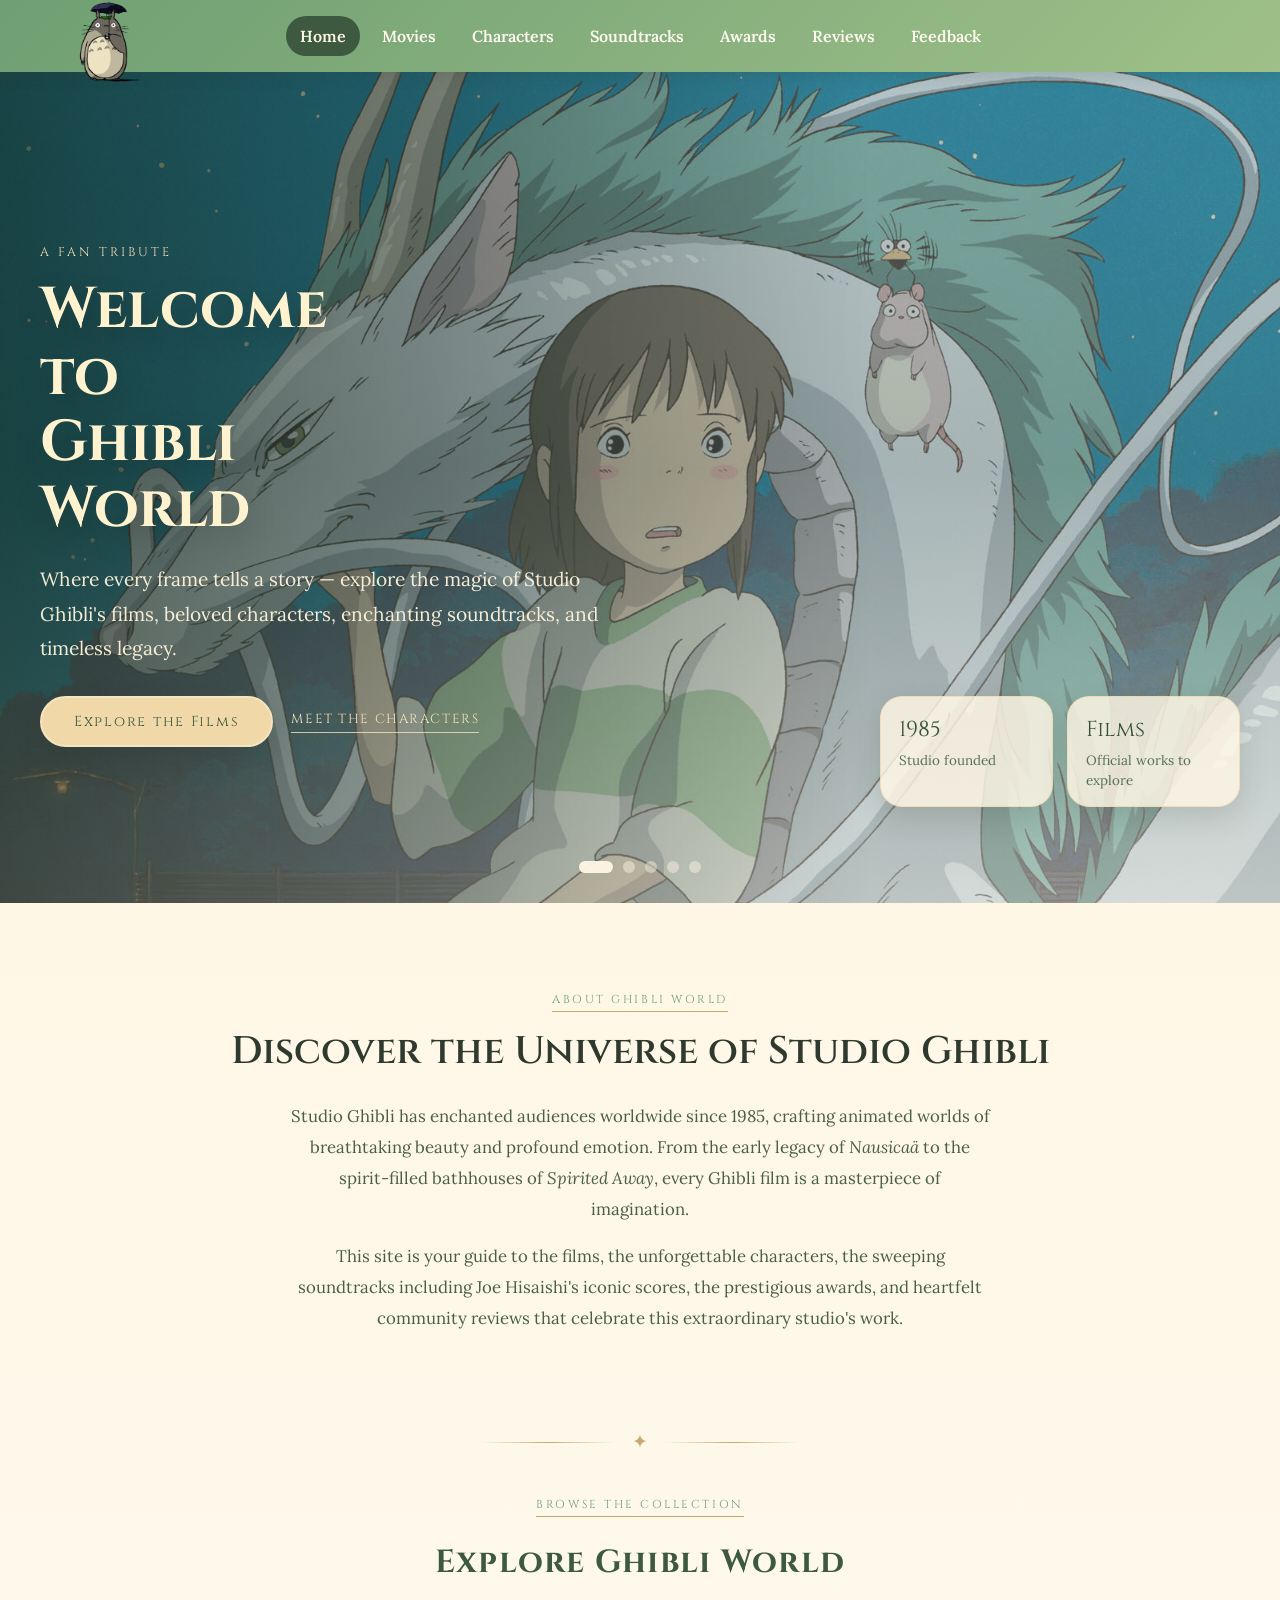
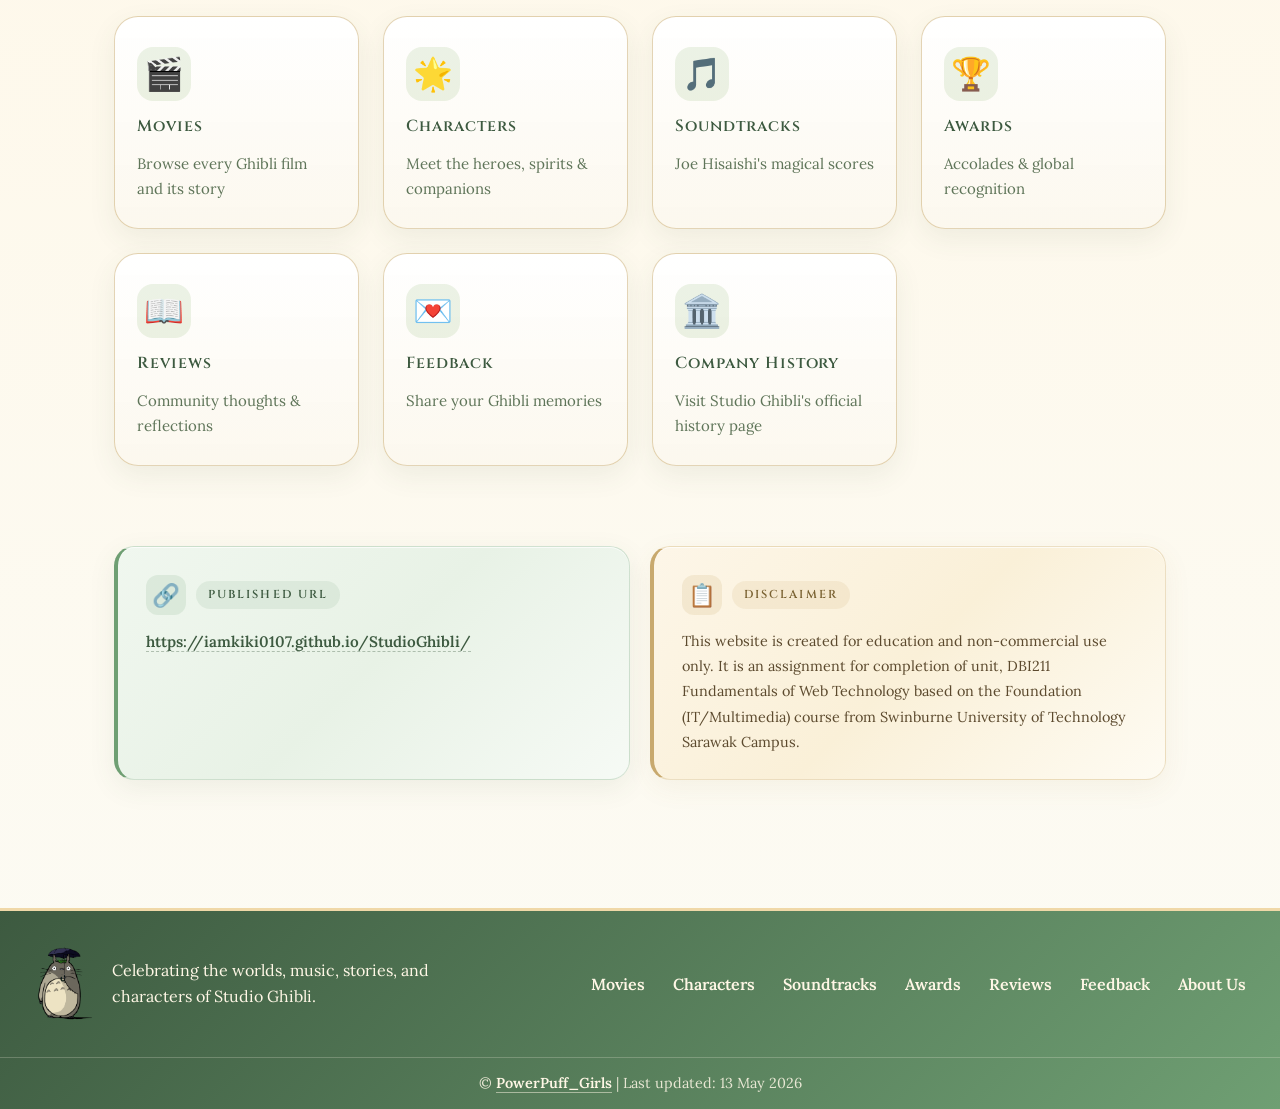
<file: index.html>
<!DOCTYPE html>
<html lang="en">

<head>
    <meta charset="UTF-8">
    <meta name="viewport" content="width=device-width, initial-scale=1.0">
    <link rel="icon" type="image/svg+xml" href="assets/logo/favicon.svg">
    <title>Studio Ghibli - Home</title>
    <link rel="stylesheet" href="style/style.css">
    <link
        href="https://fonts.googleapis.com/css2?family=Cinzel:wght@400;600;700&family=Lora:ital,wght@0,400;0,500;1,400&display=swap"
        rel="stylesheet">
</head>

<body id="top">
    <header>
        <nav class="navbar">
            <div class="nav-container">

                <!-- Logo -->
                <div class="logo">
                    <a href="index.html">
                        <img src="assets/logo/pngwing.com.png" alt="Studio Ghibli Logo">
                    </a>
                </div>

                <!-- Hamburger toggle -->
                <input type="checkbox" id="menu-toggle" aria-label="Open navigation menu">
                <label for="menu-toggle" class="menu-icon" aria-label="Toggle navigation menu">
                    <span></span>
                    <span></span>
                    <span></span>
                </label>

                <!-- Menu -->
                <ul class="menu">
                    <li><a href="index.html" class="active">Home</a></li>
                    <li><a href="movies.html">Movies</a></li>
                    <li><a href="characters.html">Characters</a></li>
                    <li><a href="soundtracks.html">Soundtracks</a></li>
                    <li><a href="awards.html">Awards</a></li>
                    <li><a href="reviews.html">Reviews</a></li>
                    <li><a href="feedback.html">Feedback</a></li>
                </ul>

            </div>
        </nav>
    </header>

    <!-- ════════════════════════════════
         MAIN CONTENT
    ════════════════════════════════ -->
    <main>

        <!-- ── HERO BANNER ── -->
        <section class="hero" aria-label="Hero banner">
            <div class="hero-image-wrap" aria-hidden="true">
                <img class="hero-slide is-active" src="assets/images/hero-collage/Ghibli-hero-collage-1.jpg"
                    alt="Studio Ghibli collage featuring iconic scenes">
                <img class="hero-slide" src="assets/images/hero-collage/Ghibli-hero-collage-2.jpg"
                    alt="Studio Ghibli collage featuring beloved characters">
                <img class="hero-slide" src="assets/images/hero-collage/Ghibli-hero-collage-3.jpg"
                    alt="Studio Ghibli collage featuring magical landscapes">
                <img class="hero-slide" src="assets/images/hero-collage/Ghibli-hero-collage-4.jpg"
                    alt="Studio Ghibli collage featuring expressive moments">
                <img class="hero-slide" src="assets/images/hero-collage/Ghibli-hero-collage-5.jpg"
                    alt="Studio Ghibli collage featuring fantasy worlds">
            </div>

            <div class="hero-overlay"></div>

            <div class="hero-content">
                <p class="hero-eyebrow">A fan tribute</p>
                <h1 class="hero-title">Welcome to<br>Ghibli World</h1>
                <p class="hero-subtitle">
                    Where every frame tells a story — explore the magic of Studio Ghibli's films,
                    beloved characters, enchanting soundtracks, and timeless legacy.
                </p>
                <div class="hero-actions">
                    <a href="movies.html" class="hero-cta">Explore the Films</a>
                    <a href="characters.html" class="hero-link">Meet the Characters</a>
                </div>

                <div class="hero-facts" aria-label="Studio Ghibli highlights">
                    <article class="hero-fact">
                        <span class="hero-fact-value">1985</span>
                        <span class="hero-fact-label">Studio founded</span>
                    </article>
                    <article class="hero-fact">
                        <span class="hero-fact-value">Films</span>
                        <span class="hero-fact-label">Official works to explore</span>
                    </article>
                </div>
            </div>

            <div class="hero-dots" aria-hidden="true">
                <span class="hero-dot is-active"></span>
                <span class="hero-dot"></span>
                <span class="hero-dot"></span>
                <span class="hero-dot"></span>
                <span class="hero-dot"></span>
            </div>
        </section>


        <!-- ── INTRODUCTION ── -->
        <section class="intro-section" aria-label="Introduction">
            <span class="section-label">About Ghibli World</span>
            <h2>Discover the Universe of Studio Ghibli</h2>
            <p>
                Studio Ghibli has enchanted audiences worldwide since 1985, crafting animated worlds of breathtaking
                beauty and profound emotion. From the early legacy of <em>Nausicaä</em> to the spirit-filled
                bathhouses of <em>Spirited Away</em>, every Ghibli film is a masterpiece of imagination.
            </p>
            <p>
                This site is your guide to the films, the unforgettable characters, the sweeping soundtracks
                including Joe Hisaishi's iconic scores, the prestigious awards, and heartfelt community reviews that celebrate
                this extraordinary studio's work.
            </p>
        </section>


        <!-- ── DECORATIVE DIVIDER ── -->
        <div class="divider" aria-hidden="true">
            <div class="divider-line"></div>
            <span class="divider-icon">✦</span>
            <div class="divider-line"></div>
        </div>


        <!-- ── QUICK LINKS CARDS ── -->
        <section class="quicklinks-section" aria-label="Site sections">
            <span class="section-label">Browse the collection</span>
            <h3>Explore Ghibli World</h3>
            <div class="cards-grid">

                <a href="movies.html" class="card">
                    <span class="card-icon">🎬</span>
                    <span class="card-label">Movies</span>
                    <span class="card-desc">Browse every Ghibli film and its story</span>
                </a>

                <a href="characters.html" class="card">
                    <span class="card-icon">🌟</span>
                    <span class="card-label">Characters</span>
                    <span class="card-desc">Meet the heroes, spirits & companions</span>
                </a>

                <a href="soundtracks.html" class="card">
                    <span class="card-icon">🎵</span>
                    <span class="card-label">Soundtracks</span>
                    <span class="card-desc">Joe Hisaishi's magical scores</span>
                </a>

                <a href="awards.html" class="card">
                    <span class="card-icon">🏆</span>
                    <span class="card-label">Awards</span>
                    <span class="card-desc">Accolades & global recognition</span>
                </a>

                <a href="reviews.html" class="card">
                    <span class="card-icon">📖</span>
                    <span class="card-label">Reviews</span>
                    <span class="card-desc">Community thoughts & reflections</span>
                </a>

                <a href="feedback.html" class="card">
                    <span class="card-icon">💌</span>
                    <span class="card-label">Feedback</span>
                    <span class="card-desc">Share your Ghibli memories</span>
                </a>

                <a href="https://www.ghibli.jp/history/" class="card" target="_blank" rel="noopener">
                    <span class="card-icon">🏛️</span>
                    <span class="card-label">Company History</span>
                    <span class="card-desc">Visit Studio Ghibli's official history page</span>
                </a>

            </div>
        </section>


        <!-- ── NOTICE BOXES ── -->
        <section class="notice-section" aria-label="Site information">
            <div class="notice-box url">
                <div class="notice-header">
                    <span class="notice-icon">🔗</span>
                    <span class="notice-label">Published URL</span>
                </div>
                <div class="notice-body">
                    <a href="https://iamkiki0107.github.io/StudioGhibli/" target="_blank" rel="noopener">
                        https://iamkiki0107.github.io/StudioGhibli/
                    </a>
                </div>
            </div>

            <div class="notice-box disclaimer">
                <div class="notice-header">
                    <span class="notice-icon">📋</span>
                    <span class="notice-label">Disclaimer</span>
                </div>
                <div class="notice-body">
                    This website is created for education and non-commercial use only. It is
                    an assignment for completion of unit, DBI211 Fundamentals of Web Technology based on the Foundation
                    (IT/Multimedia) course from Swinburne University of Technology Sarawak Campus.
                </div>
            </div>
        </section>

    </main>

    <a href="#top" class="back-to-top" aria-label="Back to top">&#8593;</a>

    <footer class="site-footer">
        <div class="footer-container">
            <div class="footer-brand">
                <img src="assets/logo/pngwing.com.png" alt="Studio Ghibli Logo">
                <p>Celebrating the worlds, music, stories, and characters of Studio Ghibli.</p>
            </div>

            <div class="footer-links">
                <a href="movies.html">Movies</a>
                <a href="characters.html">Characters</a>
                <a href="soundtracks.html">Soundtracks</a>
                <a href="awards.html">Awards</a>
                <a href="reviews.html">Reviews</a>
                <a href="feedback.html">Feedback</a>
                <a href="about.html">About Us</a>
            </div>
        </div>

        <div class="footer-bottom">
            <p>&copy; <a href="about.html">PowerPuff_Girls</a> | Last updated: 13 May 2026</p>
        </div>
    </footer>
    <script src="scripts/main.js" defer></script>
</body>

</html>
</file>
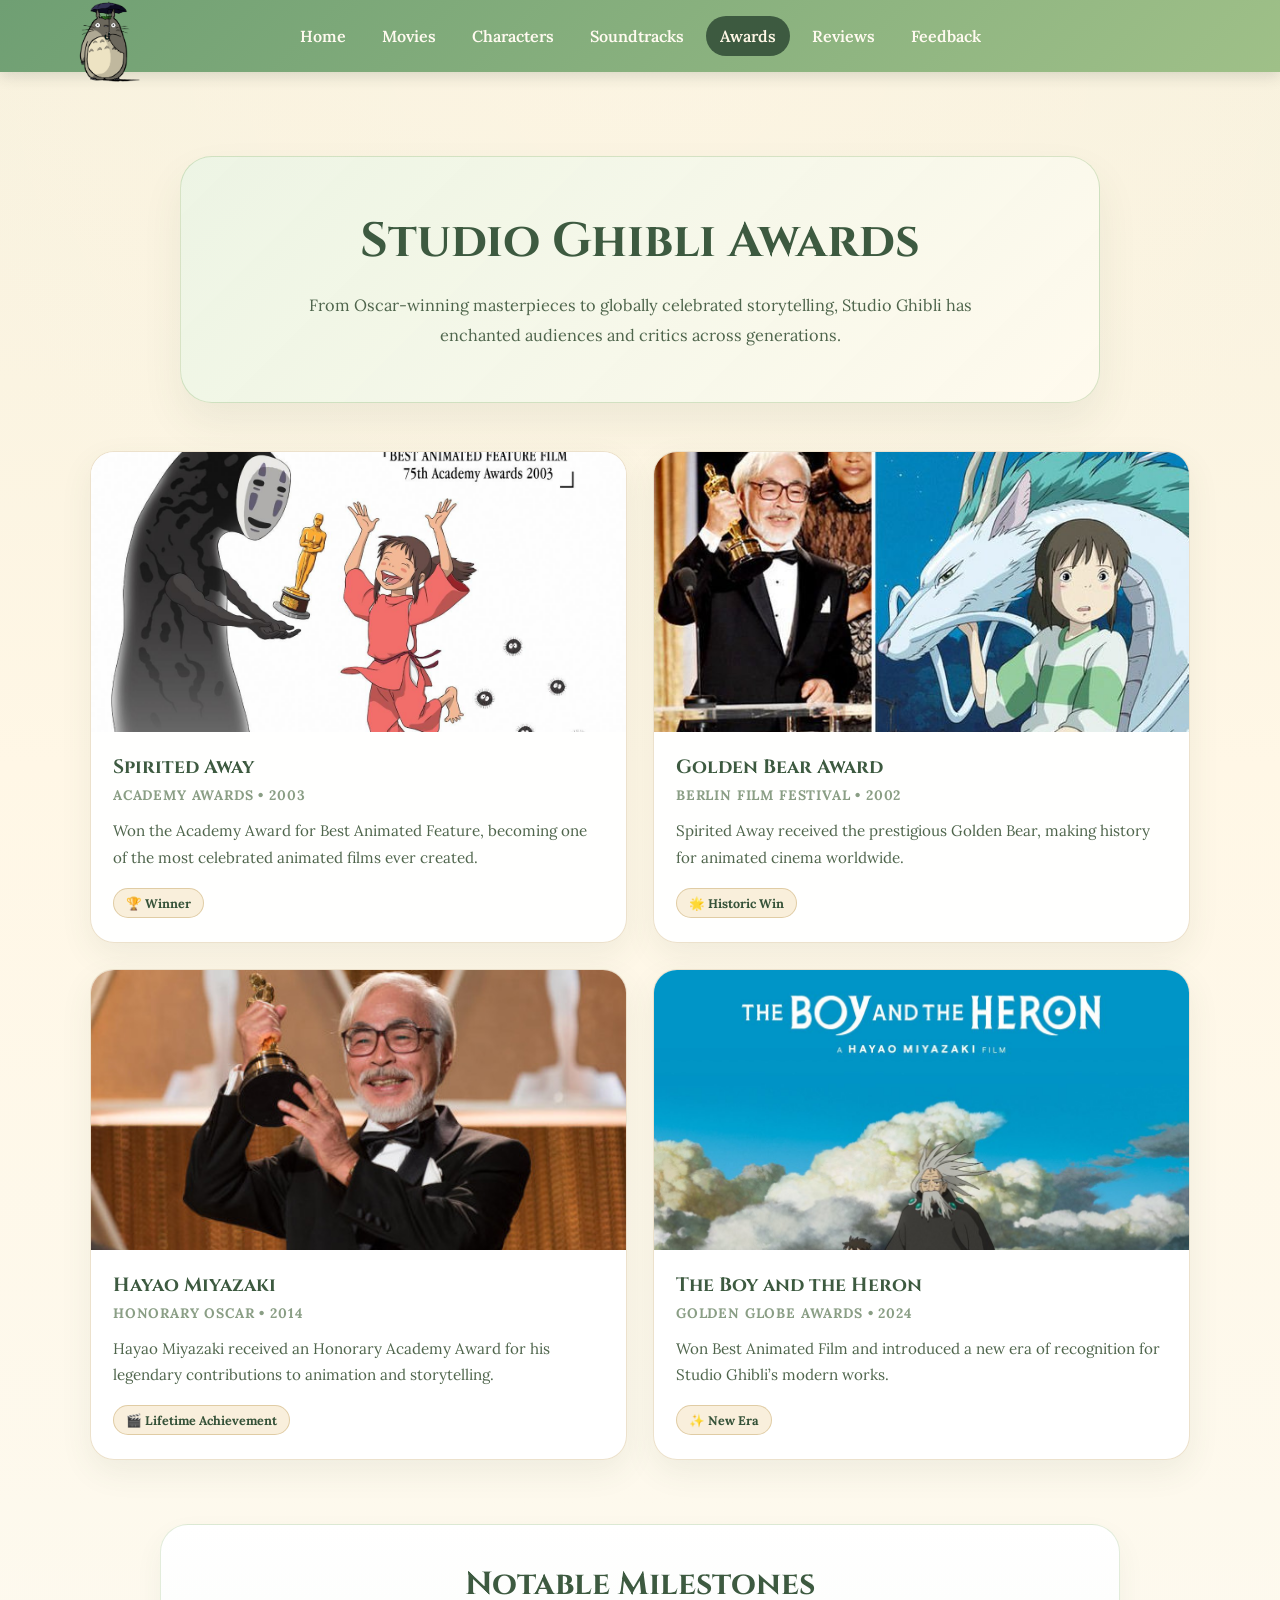
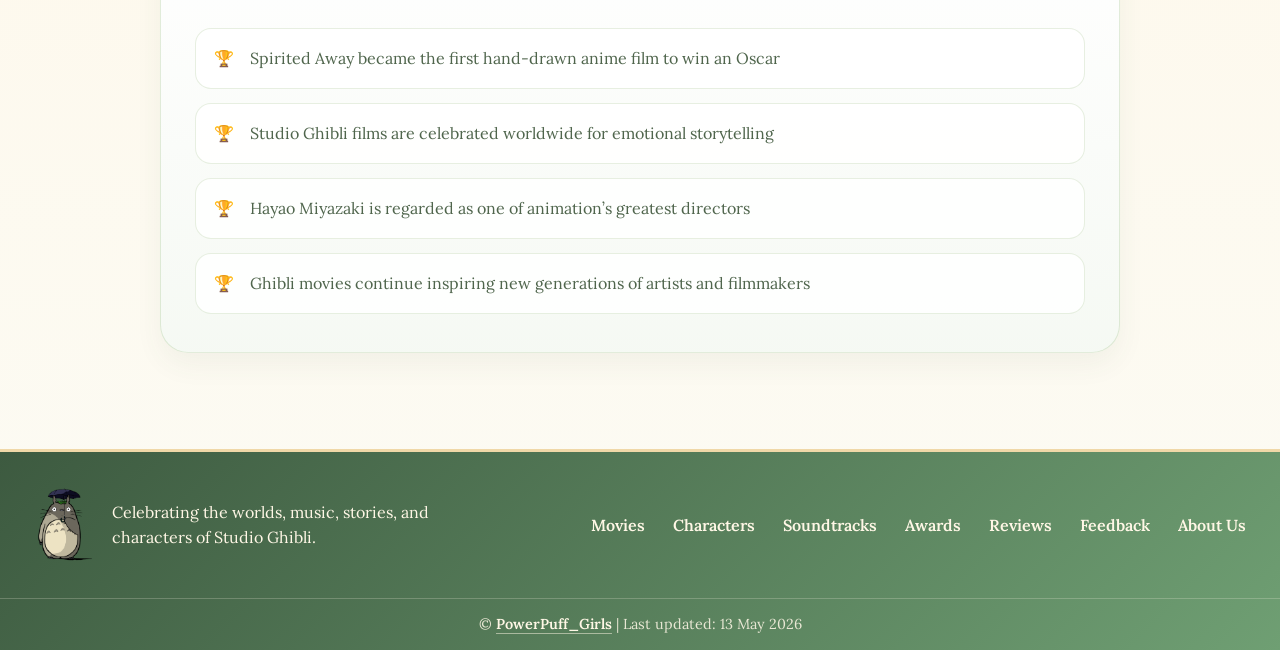
<file: awards.html>
<!DOCTYPE html>
<html lang="en">

<head>
    <meta charset="UTF-8">
    <meta name="viewport" content="width=device-width, initial-scale=1.0">
    <link rel="icon" type="image/svg+xml" href="assets/logo/favicon.svg">
    <title>Studio Ghibli - Awards</title>
    <link rel="stylesheet" href="style/style.css">
    <link
        href="https://fonts.googleapis.com/css2?family=Cinzel:wght@400;600;700&family=Lora:ital,wght@0,400;0,500;1,400&display=swap"
        rel="stylesheet">
</head>

<body id="top">

    <!-- HEADER -->
     <header>
        <nav class="navbar">
            <div class="nav-container">

                <!-- Logo -->
                <div class="logo">
                    <a href="index.html">
                        <img src="assets/logo/pngwing.com.png" alt="Studio Ghibli Logo">
                    </a>
                </div>

                <!-- Hamburger toggle -->
                <input type="checkbox" id="menu-toggle" aria-label="Open navigation menu">
                <label for="menu-toggle" class="menu-icon" aria-label="Toggle navigation menu">
                    <span></span>
                    <span></span>
                    <span></span>
                </label>

                <!-- Menu -->
                <ul class="menu">
                    <li><a href="index.html">Home</a></li>
                    <li><a href="movies.html">Movies</a></li>
                    <li><a href="characters.html">Characters</a></li>
                    <li><a href="soundtracks.html">Soundtracks</a></li>
                    <li><a href="awards.html" class="active">Awards</a></li>
                    <li><a href="reviews.html">Reviews</a></li>
                    <li><a href="feedback.html">Feedback</a></li>
                </ul>

            </div>
        </nav>
    </header>

    <!-- MAIN CONTENT -->
    <main class="awards-page">

        <!-- HERO SECTION -->
        <section class="awards-hero">

            <h1>Studio Ghibli Awards</h1>

            <p>
                From Oscar-winning masterpieces to globally celebrated storytelling,
                Studio Ghibli has enchanted audiences and critics across generations.
            </p>

        </section>

        <!-- AWARDS GRID -->
        <section class="awards-grid">

            <!-- CARD 1 -->
            <article class="award-card">

                <img src="assets/images/awards-page/spirited-away-berlin.jpg" alt="Spirited Away Award">

                <div class="award-content">

                    <h2>Spirited Away</h2>

                    <h3>Academy Awards • 2003</h3>

                    <p>
                        Won the Academy Award for Best Animated Feature,
                        becoming one of the most celebrated animated films ever created.
                    </p>

                    <span class="award-badge">🏆 Winner</span>

                </div>

            </article>

            <!-- CARD 2 -->
            <article class="award-card">

                <img src="assets/images/awards-page/spirited-golden.jpg" alt="Golden Bear Award">

                <div class="award-content">

                    <h2>Golden Bear Award</h2>

                    <h3>Berlin Film Festival • 2002</h3>

                    <p>
                        Spirited Away received the prestigious Golden Bear,
                        making history for animated cinema worldwide.
                    </p>

                    <span class="award-badge">🌟 Historic Win</span>

                </div>

            </article>

            <!-- CARD 3 -->
            <article class="award-card">

                <img src="assets/images/awards-page/hayao-oscar.jpg" alt="Hayao Miyazaki Oscar">

                <div class="award-content">

                    <h2>Hayao Miyazaki</h2>

                    <h3>Honorary Oscar • 2014</h3>

                    <p>
                        Hayao Miyazaki received an Honorary Academy Award
                        for his legendary contributions to animation and storytelling.
                    </p>

                    <span class="award-badge">🎬 Lifetime Achievement</span>

                </div>

            </article>

            <!-- CARD 4 -->
            <article class="award-card">

                <img src="assets/images/awards-page/boy-and-heron.jpg" alt="The Boy and the Heron">

                <div class="award-content">

                    <h2>The Boy and the Heron</h2>

                    <h3>Golden Globe Awards • 2024</h3>

                    <p>
                        Won Best Animated Film and introduced a new era
                        of recognition for Studio Ghibli’s modern works.
                    </p>

                    <span class="award-badge">✨ New Era</span>

                </div>

            </article>

        </section>

        <!-- MILESTONES -->
        <section class="awards-milestones">

            <h2>Notable Milestones</h2>

            <ul>
                <li>Spirited Away became the first hand-drawn anime film to win an Oscar</li>
                <li>Studio Ghibli films are celebrated worldwide for emotional storytelling</li>
                <li>Hayao Miyazaki is regarded as one of animation’s greatest directors</li>
                <li>Ghibli movies continue inspiring new generations of artists and filmmakers</li>
            </ul>

        </section>

    <a href="#top" class="back-to-top" aria-label="Back to top">&#8593;</a>
    </section>

</main>

    <footer class="site-footer">
        <div class="footer-container">
            <div class="footer-brand">
                <img src="assets/logo/pngwing.com.png" alt="Studio Ghibli Logo">
                <p>Celebrating the worlds, music, stories, and characters of Studio Ghibli.</p>
            </div>

            <div class="footer-links">
                <a href="movies.html">Movies</a>
                <a href="characters.html">Characters</a>
                <a href="soundtracks.html">Soundtracks</a>
                <a href="awards.html">Awards</a>
                <a href="reviews.html">Reviews</a>
                <a href="feedback.html">Feedback</a>
                <a href="about.html">About Us</a>
            </div>
        </div>

        <div class="footer-bottom">
            <p>&copy; <a href="about.html">PowerPuff_Girls</a> | Last updated: 13 May 2026</p>
        </div>
    </footer>
    <script src="scripts/main.js" defer></script>
</body>

</html>
</file>
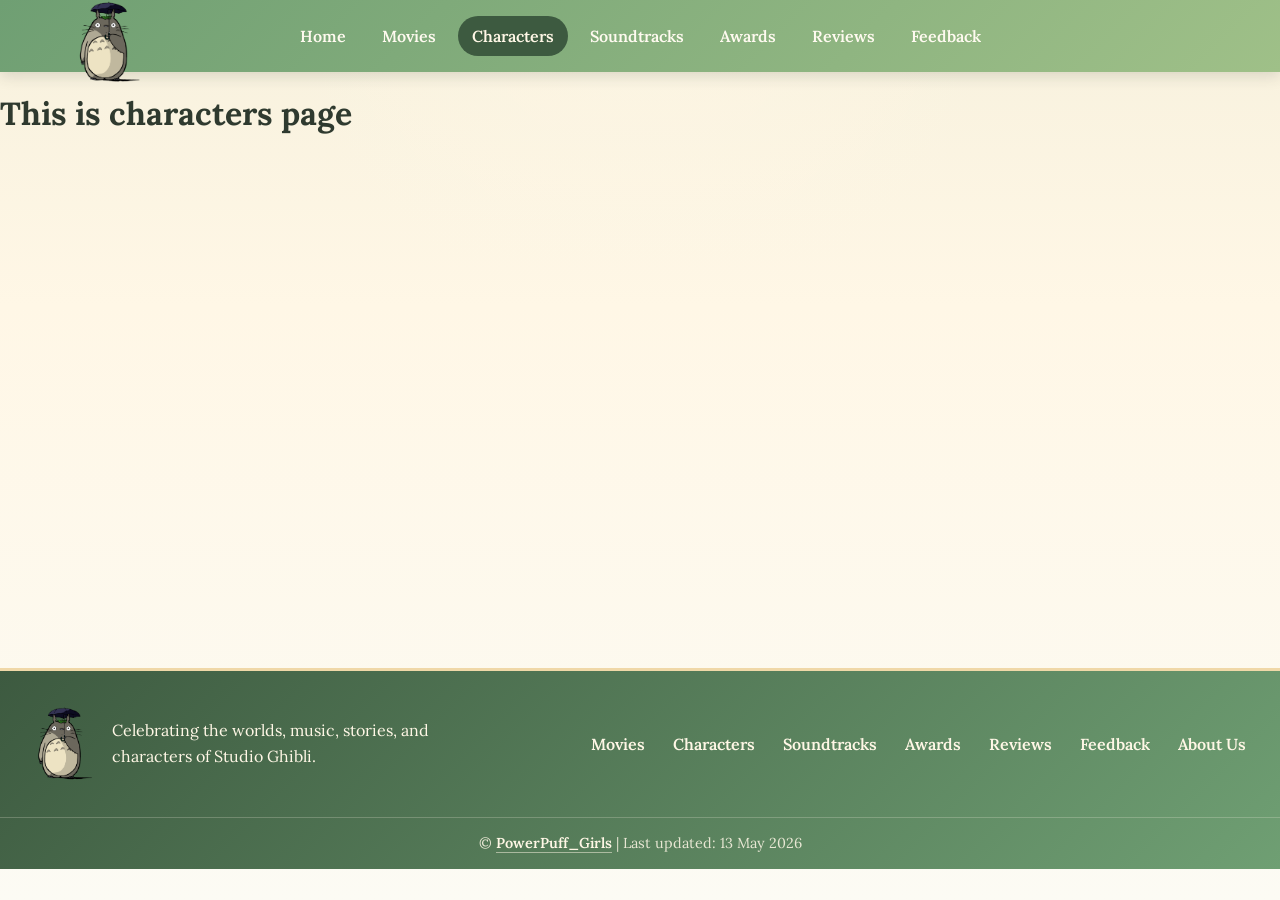
<file: characters.html>
<!DOCTYPE html>
<html lang="en">

<head>
    <meta charset="UTF-8">
    <meta name="viewport" content="width=device-width, initial-scale=1.0">
    <link rel="icon" type="image/svg+xml" href="assets/logo/favicon.svg">
    <title>Studio Ghibli - Characters</title>
    <link rel="stylesheet" href="style/style.css">
    <link
        href="https://fonts.googleapis.com/css2?family=Cinzel:wght@400;600;700&family=Lora:ital,wght@0,400;0,500;1,400&display=swap"
        rel="stylesheet">
</head>

<body id="top">
    <header>
        <nav class="navbar">
            <div class="nav-container">

                <!-- Logo -->
                <div class="logo">
                    <a href="index.html">
                        <img src="assets/logo/pngwing.com.png" alt="Studio Ghibli Logo">
                    </a>
                </div>

                <!-- Hamburger toggle -->
                <input type="checkbox" id="menu-toggle" aria-label="Open navigation menu">
                <label for="menu-toggle" class="menu-icon" aria-label="Toggle navigation menu">
                    <span></span>
                    <span></span>
                    <span></span>
                </label>

                <!-- Menu -->
                <ul class="menu">
                    <li><a href="index.html">Home</a></li>
                    <li><a href="movies.html">Movies</a></li>
                    <li><a href="characters.html" class="active">Characters</a></li>
                    <li><a href="soundtracks.html">Soundtracks</a></li>
                    <li><a href="awards.html">Awards</a></li>
                    <li><a href="reviews.html">Reviews</a></li>
                    <li><a href="feedback.html">Feedback</a></li>
                </ul>

            </div>
        </nav>
    </header>

    <main>
        <h1>This is characters page</h1>
    </main>

    <a href="#top" class="back-to-top" aria-label="Back to top">&#8593;</a>

    <footer class="site-footer">
        <div class="footer-container">
            <div class="footer-brand">
                <img src="assets/logo/pngwing.com.png" alt="Studio Ghibli Logo">
                <p>Celebrating the worlds, music, stories, and characters of Studio Ghibli.</p>
            </div>

            <div class="footer-links">
                <a href="movies.html">Movies</a>
                <a href="characters.html">Characters</a>
                <a href="soundtracks.html">Soundtracks</a>
                <a href="awards.html">Awards</a>
                <a href="reviews.html">Reviews</a>
                <a href="feedback.html">Feedback</a>
                <a href="about.html">About Us</a>
            </div>
        </div>

        <div class="footer-bottom">
            <p>&copy; <a href="about.html">PowerPuff_Girls</a> | Last updated: 13 May 2026</p>
        </div>
    </footer>
    <script src="scripts/main.js" defer></script>
</body>

</html>
</file>
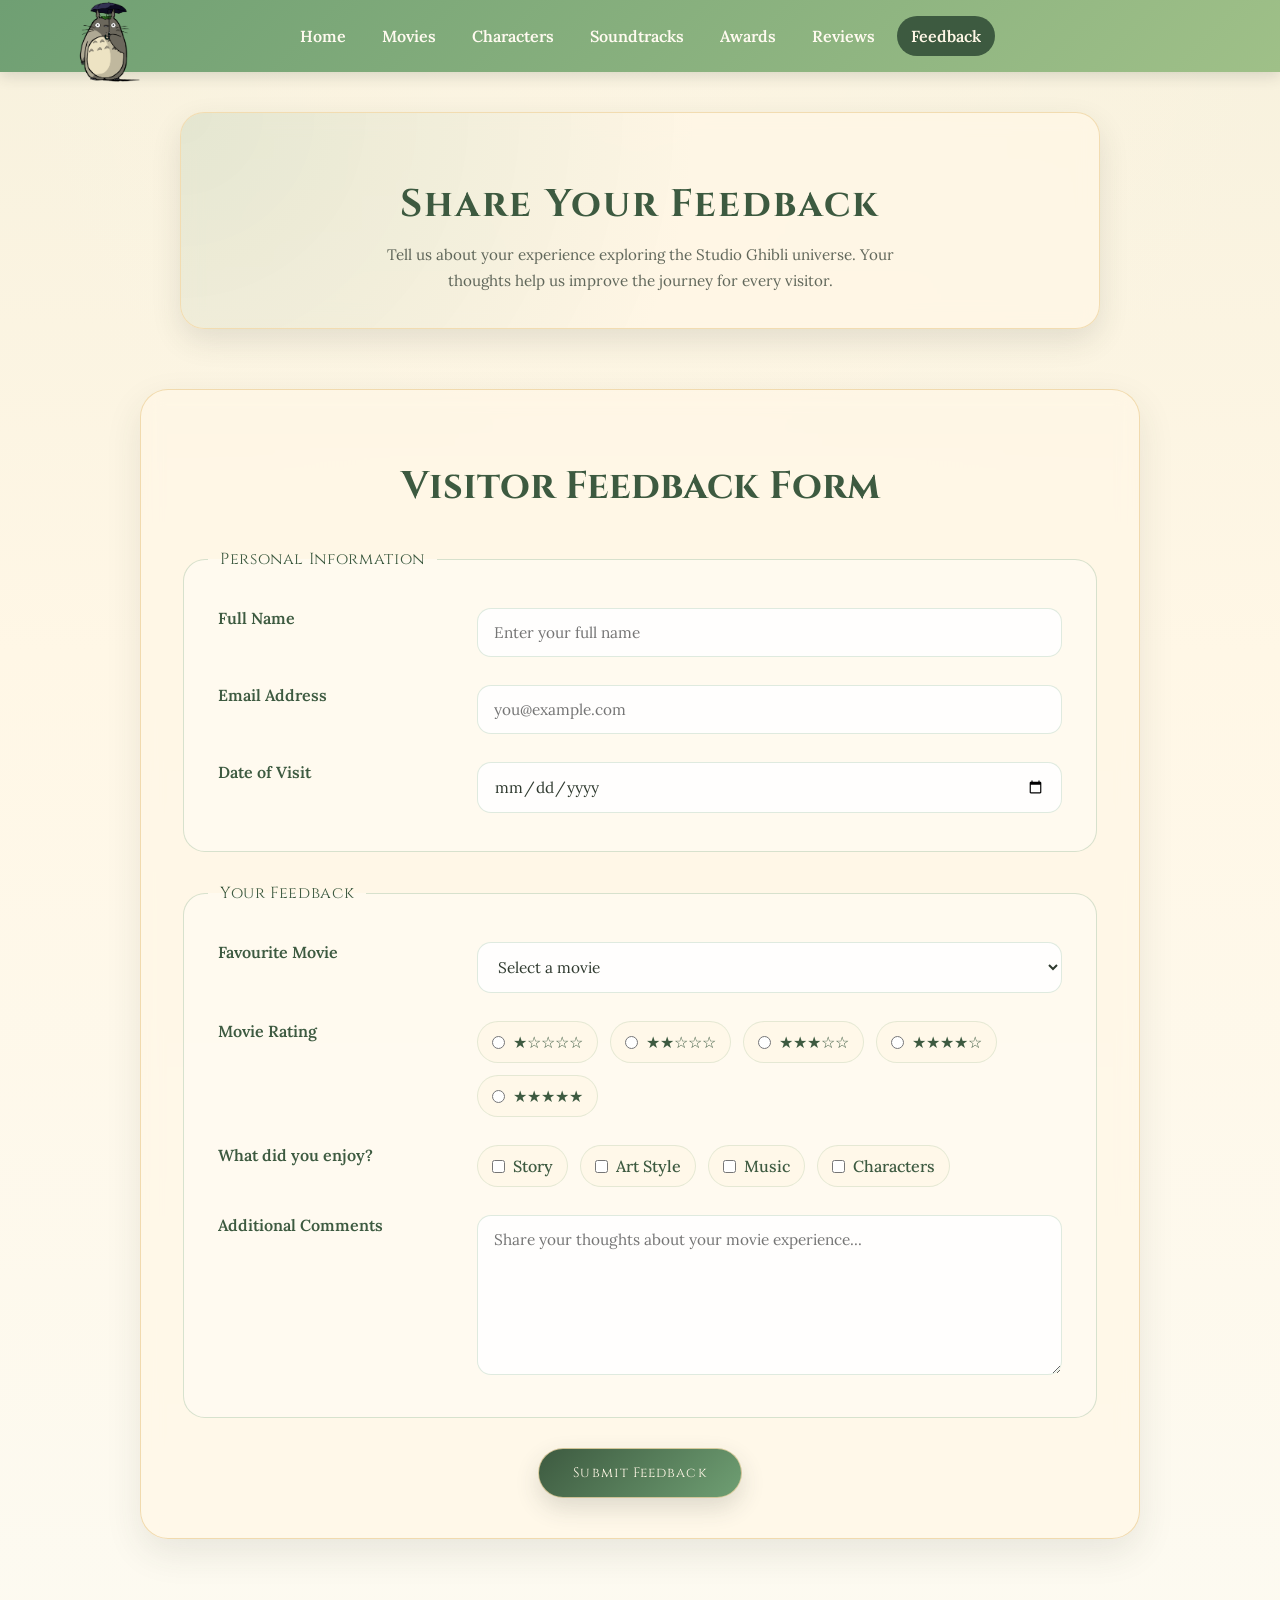
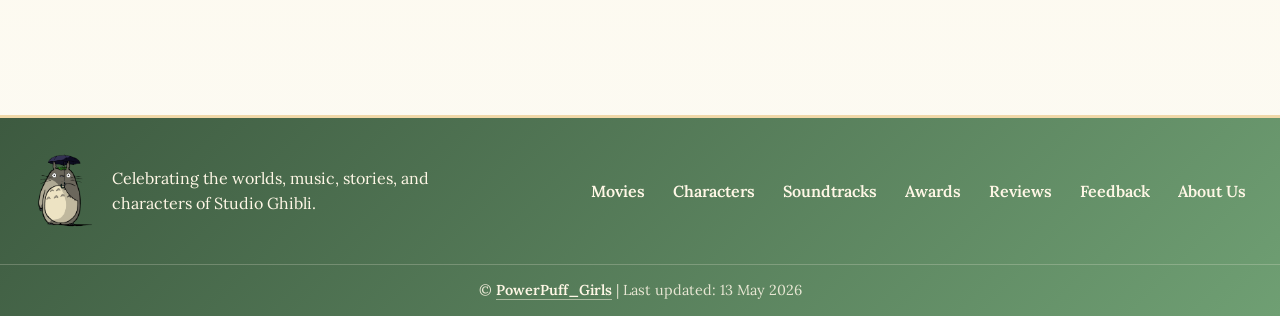
<file: feedback.html>
<!DOCTYPE html>
<html lang="en">

<head>
    <meta charset="UTF-8">
    <meta name="viewport" content="width=device-width, initial-scale=1.0">
    <link rel="icon" type="image/svg+xml" href="assets/logo/favicon.svg">
    <title>Studio Ghibli - Feedback</title>
    <link rel="stylesheet" href="style/style.css">
    <link
        href="https://fonts.googleapis.com/css2?family=Cinzel:wght@400;600;700&family=Lora:ital,wght@0,400;0,500;1,400&display=swap"
        rel="stylesheet">
</head>

<body id="top">
    <header>
        <nav class="navbar">
            <div class="nav-container">

                <!-- Logo -->
                <div class="logo">
                    <a href="index.html">
                        <img src="assets/logo/pngwing.com.png" alt="Studio Ghibli Logo">
                    </a>
                </div>

                <!-- Hamburger toggle -->
                <input type="checkbox" id="menu-toggle" aria-label="Open navigation menu">
                <label for="menu-toggle" class="menu-icon" aria-label="Toggle navigation menu">
                    <span></span>
                    <span></span>
                    <span></span>
                </label>

                <!-- Menu -->
                <ul class="menu">
                    <li><a href="index.html">Home</a></li>
                    <li><a href="movies.html">Movies</a></li>
                    <li><a href="characters.html">Characters</a></li>
                    <li><a href="soundtracks.html">Soundtracks</a></li>
                    <li><a href="awards.html">Awards</a></li>
                    <li><a href="reviews.html">Reviews</a></li>
                    <li><a href="feedback.html" class="active">Feedback</a></li>
                </ul>

            </div>
        </nav>
    </header>

    <main class="feedback-page">

        <!-- PAGE TITLE -->
        <section class="page-title">
            <div class="title-card">
                <h2>Share Your Feedback</h2>
                <p>
                    Tell us about your experience exploring the Studio Ghibli universe.
                    Your thoughts help us improve the journey for every visitor.
                </p>
            </div>
        </section>


        <!-- FEEDBACK FORM -->
        <section class="feedback-wrapper">

            <div class="feedback-container">

                <h2 class="feedback-heading">Visitor Feedback Form</h2>

                <form class="feedback-form">

                    <!-- PERSONAL INFORMATION -->
                    <fieldset>
                        <legend>Personal Information</legend>

                        <table>

                            <tr>
                                <td>
                                    <label for="fullname">Full Name</label>
                                </td>

                                <td>
                                    <input type="text" id="fullname" name="fullname" placeholder="Enter your full name"
                                        required>
                                </td>
                            </tr>

                            <tr>
                                <td>
                                    <label for="email">Email Address</label>
                                </td>

                                <td>
                                    <input type="email" id="email" name="email" placeholder="you@example.com" required>
                                </td>
                            </tr>

                            <tr>
                                <td>
                                    <label for="visit-date">Date of Visit</label>
                                </td>

                                <td>
                                    <input type="date" id="visit-date" name="visit-date">
                                </td>
                            </tr>

                        </table>

                    </fieldset>


                    <!-- WEBSITE FEEDBACK -->
                    <fieldset>
                        <legend>Your Feedback</legend>

                        <table>

                            <tr>
                                <td>
                                    <label for="movie">Favourite Movie</label>
                                </td>

                                <td>
                                    <select id="movie" name="movie">

                                        <option value="">
                                            Select a movie
                                        </option>

                                        <option>
                                            Spirited Away
                                        </option>

                                        <option>
                                            My Neighbor Totoro
                                        </option>

                                        <option>
                                            Princess Mononoke
                                        </option>

                                        <option>
                                            Howl's Moving Castle
                                        </option>

                                    </select>
                                </td>
                            </tr>


                            <tr>
                                <td>
                                    <label>
                                        Movie Rating
                                    </label>
                                </td>

                                <td class="radio-group">

                                    <label>
                                        <input type="radio" name="rating">
                                        ★☆☆☆☆
                                    </label>

                                    <label>
                                        <input type="radio" name="rating">
                                        ★★☆☆☆
                                    </label>

                                    <label>
                                        <input type="radio" name="rating">
                                        ★★★☆☆
                                    </label>

                                    <label>
                                        <input type="radio" name="rating">
                                        ★★★★☆
                                    </label>

                                    <label>
                                        <input type="radio" name="rating">
                                        ★★★★★
                                    </label>

                                </td>
                            </tr>


                            <tr>
                                <td>
                                    <label>
                                        What did you enjoy?
                                    </label>
                                </td>

                                <td class="checkbox-group">

                                    <label>
                                        <input type="checkbox">
                                        Story
                                    </label>

                                    <label>
                                        <input type="checkbox">
                                        Art Style
                                    </label>

                                    <label>
                                        <input type="checkbox">
                                        Music
                                    </label>

                                    <label>
                                        <input type="checkbox">
                                        Characters
                                    </label>

                                </td>
                            </tr>


                            <tr>
                                <td>
                                    <label for="comments">
                                        Additional Comments
                                    </label>
                                </td>

                                <td>
                                    <textarea id="comments" name="comments" rows="6"
                                        placeholder="Share your thoughts about your movie experience..."></textarea>
                                </td>
                            </tr>

                        </table>

                    </fieldset>


                    <!-- BUTTON -->
                    <div class="submit-wrap">

                        <button type="submit" class="submit-btn">

                            Submit Feedback

                        </button>

                    </div>

                </form>

            </div>

        </section>

    </main>

    <a href="#top" class="back-to-top" aria-label="Back to top">&#8593;</a>

    <footer class="site-footer">
        <div class="footer-container">
            <div class="footer-brand">
                <img src="assets/logo/pngwing.com.png" alt="Studio Ghibli Logo">
                <p>Celebrating the worlds, music, stories, and characters of Studio Ghibli.</p>
            </div>

            <div class="footer-links">
                <a href="movies.html">Movies</a>
                <a href="characters.html">Characters</a>
                <a href="soundtracks.html">Soundtracks</a>
                <a href="awards.html">Awards</a>
                <a href="reviews.html">Reviews</a>
                <a href="feedback.html">Feedback</a>
                <a href="about.html">About Us</a>
            </div>
        </div>

        <div class="footer-bottom">
            <p>&copy; <a href="about.html">PowerPuff_Girls</a> | Last updated: 13 May 2026</p>
        </div>
    </footer>
    <script src="scripts/main.js" defer></script>
</body>

</html>
</file>
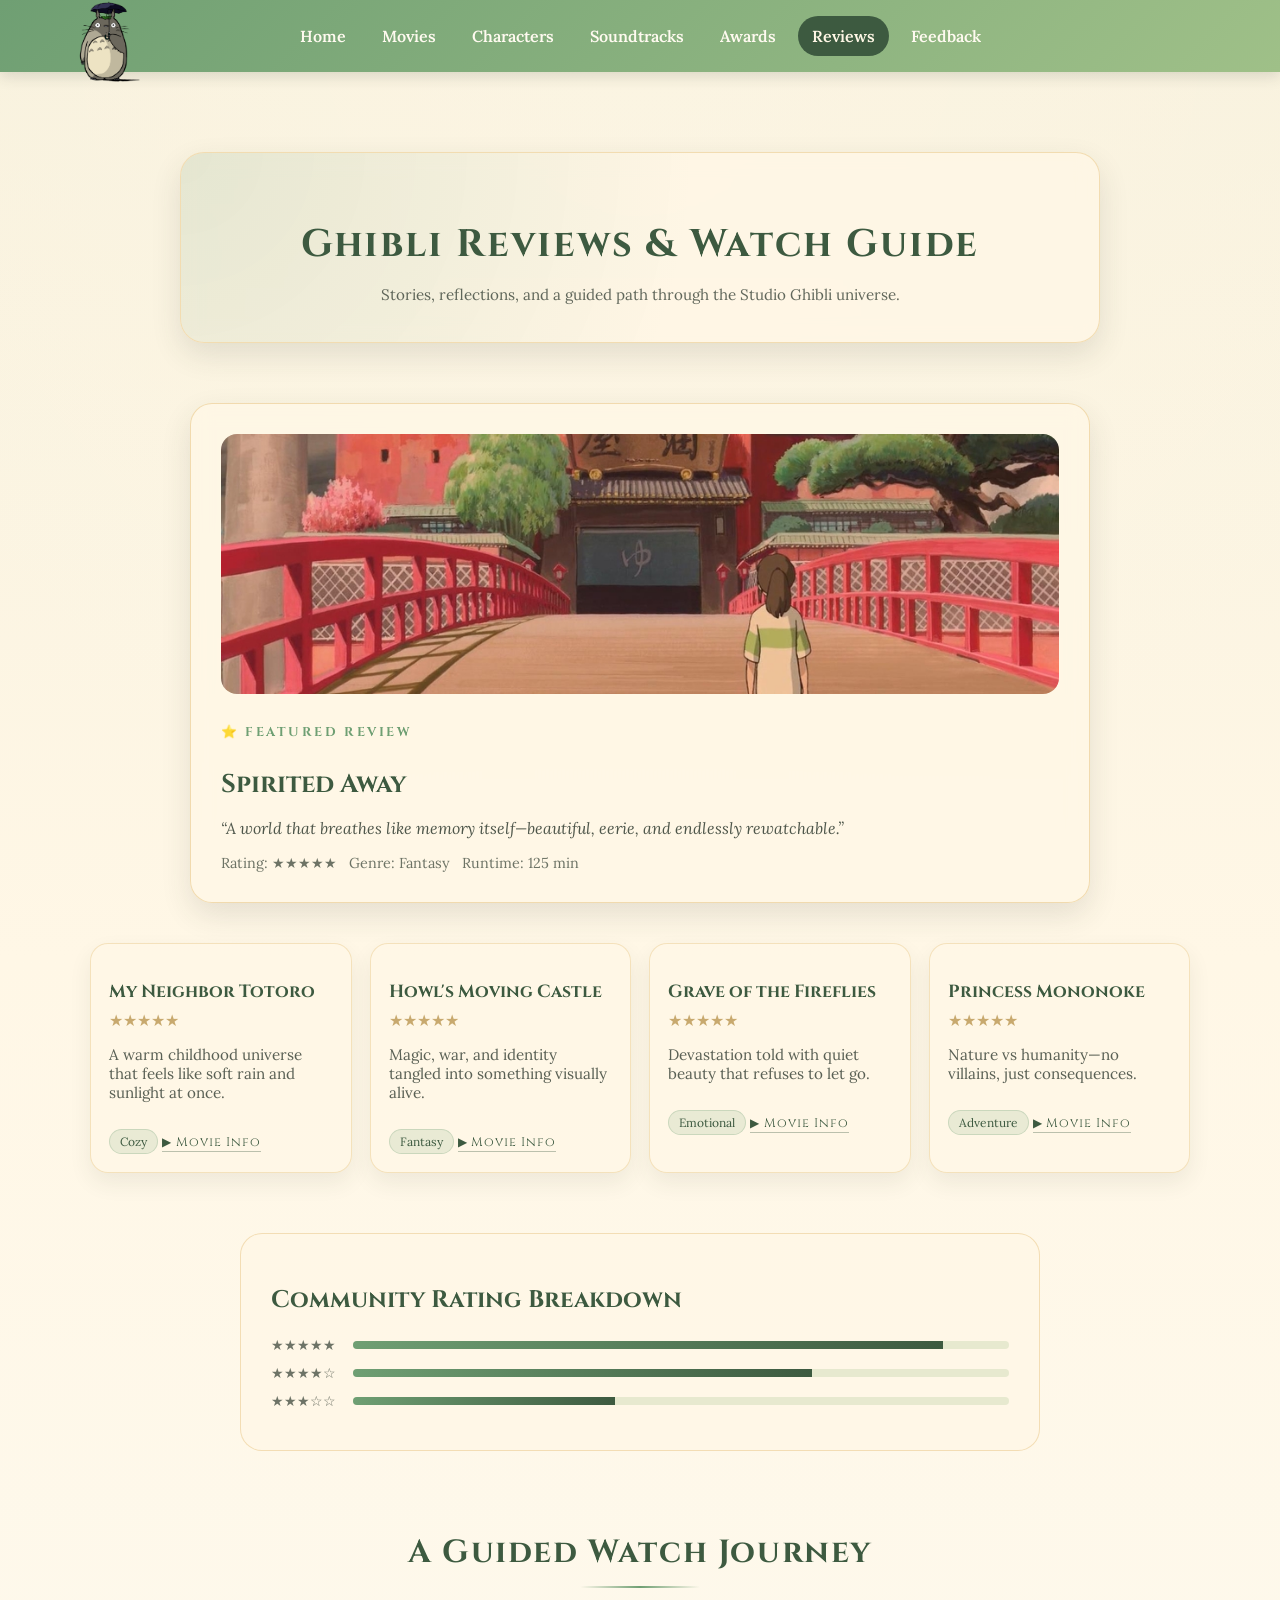
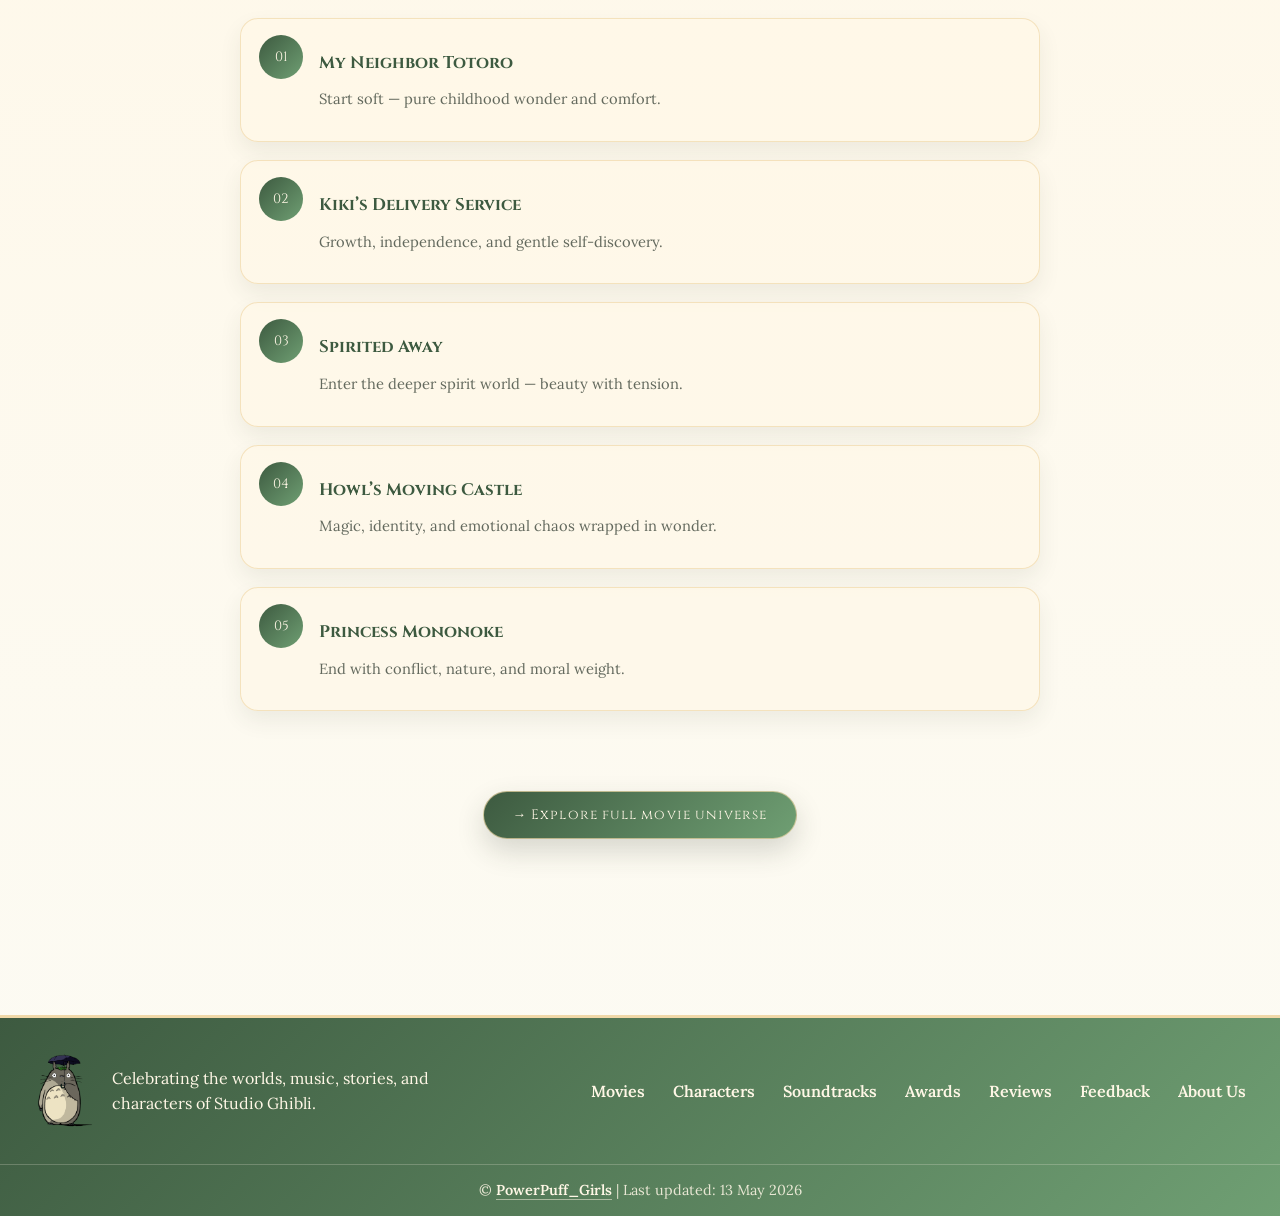
<file: reviews.html>
<!DOCTYPE html>
<html lang="en">

<head>
    <meta charset="UTF-8">
    <meta name="viewport" content="width=device-width, initial-scale=1.0">
    <link rel="icon" type="image/svg+xml" href="assets/logo/favicon.svg">
    <title>Studio Ghibli - Reviews</title>

    <link rel="stylesheet" href="style/style.css">

    <link href="https://fonts.googleapis.com/css2?family=Cinzel:wght@400;600;700&family=Lora:ital,wght@0,400;0,500;1,400&display=swap" rel="stylesheet">
</head>

<body id="top">

<header>
    <nav class="navbar">
        <div class="nav-container">

            <div class="logo">
                <a href="index.html">
                    <img src="assets/logo/pngwing.com.png" alt="Studio Ghibli Logo">
                </a>
            </div>

            <input type="checkbox" id="menu-toggle">
            <label for="menu-toggle" class="menu-icon">
                <span></span><span></span><span></span>
            </label>

            <ul class="menu">
                <li><a href="index.html">Home</a></li>
                <li><a href="movies.html">Movies</a></li>
                <li><a href="characters.html">Characters</a></li>
                <li><a href="soundtracks.html">Soundtracks</a></li>
                <li><a href="awards.html">Awards</a></li>
                <li><a href="reviews.html" class="active">Reviews</a></li>
                <li><a href="feedback.html">Feedback</a></li>
            </ul>

        </div>
    </nav>
</header>

<main class="reviews-page">

    <section class="page-title">
    <div class="title-card">
        <h2>Ghibli Reviews & Watch Guide</h2>
        <p>Stories, reflections, and a guided path through the Studio Ghibli universe.</p>
    </div>
</section>

    <!-- FEATURED REVIEW -->
    <section class="featured-review">
        <div class="featured-card">
            <img class="featured-img" src="assets/images/reviews-page/spirited-featured.jpg" alt="Spirited Away scene">
            <h2>⭐ Featured Review</h2>
            <h3>Spirited Away</h3>
            <p class="quote">
                “A world that breathes like memory itself—beautiful, eerie, and endlessly rewatchable.”
            </p>
            <div class="meta">
                <span>Rating: ★★★★★</span>
                <span>Genre: Fantasy</span>
                <span>Runtime: 125 min</span>
            </div>
        </div>
    </section>

    
    <!-- REVIEWS GRID -->
    <section class="reviews-grid">

        <div class="review-card cozy">
            <h3>My Neighbor Totoro</h3>
            <div class="stars">★★★★★</div>
            <p>A warm childhood universe that feels like soft rain and sunlight at once.</p>
            <span class="tag">Cozy</span>

            <a class="watch-link" href="https://www.studioghibli.com.au/myneighbortotoro/" target="_blank">

        ▶ Movie Info

    </a>
        </div>

        <div class="review-card fantasy">
            <h3>Howl's Moving Castle</h3>
            <div class="stars">★★★★★</div>
            <p>Magic, war, and identity tangled into something visually alive.</p>
            <span class="tag">Fantasy</span>

            <a class="watch-link" href="https://www.studioghibli.com.au/howlsmovingcastle/" target="_blank">

        ▶ Movie Info

    </a>
        </div>

        <div class="review-card emotional">
            <h3>Grave of the Fireflies</h3>
            <div class="stars">★★★★★</div>
            <p>Devastation told with quiet beauty that refuses to let go.</p>
            <span class="tag">Emotional</span>

            <a class="watch-link" href="https://www.netflix.com/my-en/title/557010" target="_blank">

        ▶ Movie Info

    </a>

        </div>

        <div class="review-card adventure">
            <h3>Princess Mononoke</h3>
            <div class="stars">★★★★★</div>
            <p>Nature vs humanity—no villains, just consequences.</p>
            <span class="tag">Adventure</span>
            <a class="watch-link" href="https://gkids.com/films/princess-mononoke/" target="_blank">

        ▶ Movie Info

    </a>
        </div>

    </section>

    <!-- RATING BREAKDOWN -->
    <section class="rating-breakdown">
        <h2>Community Rating Breakdown</h2>

        <div class="bar">
            <span>★★★★★</span>
            <div class="line"><div style="width: 90%"></div></div>
        </div>

        <div class="bar">
            <span>★★★★☆</span>
            <div class="line"><div style="width: 70%"></div></div>
        </div>

        <div class="bar">
            <span>★★★☆☆</span>
            <div class="line"><div style="width: 40%"></div></div>
        </div>

    </section>

    <!-- WATCH ORDER -->
    <section class="watch-order">
    <h2 class="section-title">A Guided Watch Journey</h2>

    <div class="watch-path">

        <div class="watch-step">
            <span class="step-number">01</span>
            <div class="step-content">
                <h3>My Neighbor Totoro</h3>
                <p>Start soft — pure childhood wonder and comfort.</p>
            </div>
        </div>

        <div class="watch-step">
            <span class="step-number">02</span>
            <div class="step-content">
                <h3>Kiki’s Delivery Service</h3>
                <p>Growth, independence, and gentle self-discovery.</p>
            </div>
        </div>

        <div class="watch-step">
            <span class="step-number">03</span>
            <div class="step-content">
                <h3>Spirited Away</h3>
                <p>Enter the deeper spirit world — beauty with tension.</p>
            </div>
        </div>

        <div class="watch-step">
            <span class="step-number">04</span>
            <div class="step-content">
                <h3>Howl’s Moving Castle</h3>
                <p>Magic, identity, and emotional chaos wrapped in wonder.</p>
            </div>
        </div>

        <div class="watch-step">
            <span class="step-number">05</span>
            <div class="step-content">
                <h3>Princess Mononoke</h3>
                <p>End with conflict, nature, and moral weight.</p>
            </div>
        </div>

    </div>
</section>

    <section class="internal-link">
        <a href="movies.html" class="explore-btn"> → Explore full movie universe</a>
    </section>

</main>

<a href="#top" class="back-to-top">↑</a>

<footer class="site-footer">
        <div class="footer-container">
            <div class="footer-brand">
                <img src="assets/logo/pngwing.com.png" alt="Studio Ghibli Logo">
                <p>Celebrating the worlds, music, stories, and characters of Studio Ghibli.</p>
            </div>

            <div class="footer-links">
                <a href="movies.html">Movies</a>
                <a href="characters.html">Characters</a>
                <a href="soundtracks.html">Soundtracks</a>
                <a href="awards.html">Awards</a>
                <a href="reviews.html">Reviews</a>
                <a href="feedback.html">Feedback</a>
                <a href="about.html">About Us</a>
            </div>
        </div>

        <div class="footer-bottom">
            <p>&copy; <a href="about.html">PowerPuff_Girls</a> | Last updated: 13 May 2026</p>
        </div>
    </footer>
    <script src="scripts/main.js" defer></script>
</body>

</html>
</file>
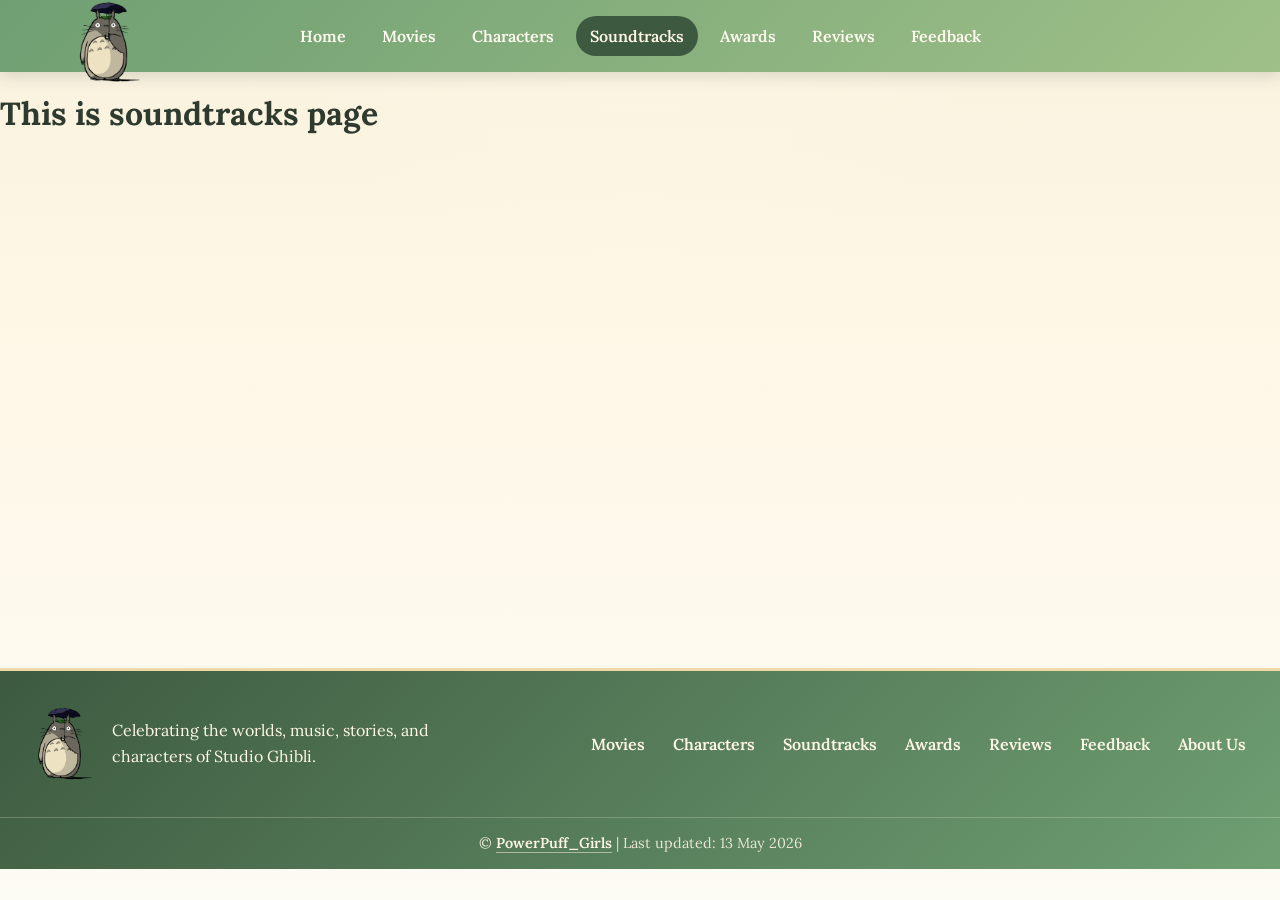
<file: soundtracks.html>
<!DOCTYPE html>
<html lang="en">

<head>
    <meta charset="UTF-8">
    <meta name="viewport" content="width=device-width, initial-scale=1.0">
    <link rel="icon" type="image/svg+xml" href="assets/logo/favicon.svg">
    <title>Studio Ghibli - Soundtracks</title>
    <link rel="stylesheet" href="style/style.css">
    <link
        href="https://fonts.googleapis.com/css2?family=Cinzel:wght@400;600;700&family=Lora:ital,wght@0,400;0,500;1,400&display=swap"
        rel="stylesheet">
</head>

<body id="top">
    <header>
        <nav class="navbar">
            <div class="nav-container">

                <!-- Logo -->
                <div class="logo">
                    <a href="index.html">
                        <img src="assets/logo/pngwing.com.png" alt="Studio Ghibli Logo">
                    </a>
                </div>

                <!-- Hamburger toggle -->
                <input type="checkbox" id="menu-toggle" aria-label="Open navigation menu">
                <label for="menu-toggle" class="menu-icon" aria-label="Toggle navigation menu">
                    <span></span>
                    <span></span>
                    <span></span>
                </label>

                <!-- Menu -->
                <ul class="menu">
                    <li><a href="index.html">Home</a></li>
                    <li><a href="movies.html">Movies</a></li>
                    <li><a href="characters.html">Characters</a></li>
                    <li><a href="soundtracks.html" class="active">Soundtracks</a></li>
                    <li><a href="awards.html">Awards</a></li>
                    <li><a href="reviews.html">Reviews</a></li>
                    <li><a href="feedback.html">Feedback</a></li>
                </ul>

            </div>
        </nav>
    </header>

    <main>
        <h1>This is soundtracks page</h1>

    </main>

    <a href="#top" class="back-to-top" aria-label="Back to top">&#8593;</a>

    <footer class="site-footer">
        <div class="footer-container">
            <div class="footer-brand">
                <img src="assets/logo/pngwing.com.png" alt="Studio Ghibli Logo">
                <p>Celebrating the worlds, music, stories, and characters of Studio Ghibli.</p>
            </div>

            <div class="footer-links">
                <a href="movies.html">Movies</a>
                <a href="characters.html">Characters</a>
                <a href="soundtracks.html">Soundtracks</a>
                <a href="awards.html">Awards</a>
                <a href="reviews.html">Reviews</a>
                <a href="feedback.html">Feedback</a>
                <a href="about.html">About Us</a>
            </div>
        </div>

        <div class="footer-bottom">
            <p>&copy; <a href="about.html">PowerPuff_Girls</a> | Last updated: 13 May 2026</p>
        </div>
    </footer>
    <script src="scripts/main.js" defer></script>
</body>

</html>
</file>
<file: style/style.css>
/* =========================================================
   1. GLOBAL / RESET STYLES
   ========================================================= */

/* Reset small spacing issues */
* {
    box-sizing: border-box;
}

body {
    margin: 0;
    font-family: 'Lora', serif;
    color: #2f3a2f;
    min-height: 100vh;
    background:
        radial-gradient(circle at top, rgba(255, 247, 230, 0.55), transparent 32%),
        linear-gradient(180deg, #f7f1dd 0%, #fff7e6 34%, #fcfbf4 100%);
}

html {
    scroll-behavior: smooth;
}

main {
    min-height: 60vh;
    overflow: hidden;
}

/* Sticky header */
header {
    position: sticky;
    top: 0;
    z-index: 1000;
}


/* =========================================================
   2. NAVBAR (HEADER SECTION)
   ========================================================= */

/* Navbar background */
.navbar {
    background: linear-gradient(135deg, #6f9f73, #9fc088);
    box-shadow: 0 4px 14px rgba(47, 58, 47, 0.16);
}

/* Navbar container (layout) */
.nav-container {
    display: flex;
    align-items: center;
    justify-content: center;
    position: relative;
    max-width: 1200px;
    margin: auto;
    min-height: 72px;
    padding: 10px 24px;
}


/* =========================================================
   3. LOGO (LEFT SIDE)
   ========================================================= */

.logo {
    display: flex;
    align-items: center;
    position: absolute;
    left: 24px;
    z-index: 2;
}

.logo img {
    width: 80px;
    display: block;
    padding-top: 13px;
}


/* =========================================================
   4. NAVIGATION MENU (CENTER LINKS)
   ========================================================= */

.menu {
    list-style: none;
    display: flex;
    align-items: center;
    justify-content: flex-end;
    gap: 8px;
    margin: 0;
    padding: 0;
}

/* Navigation links */
.menu a {
    display: block;
    text-decoration: none;
    color: #fffaf0;
    font-weight: 600;
    padding: 10px 14px;
    border-radius: 999px;
    transition: background-color 0.25s ease,
        color 0.25s ease,
        transform 0.25s ease;
}

/* Hover + focus effect */
.menu a:hover,
.menu a:focus-visible {
    background-color: rgba(255, 247, 230, 0.24);
    color: #ffffff;
    outline: none;
    transform: translateY(-1px);
}

/* Active page */
.menu a.active {
    background-color: #3d5a40;
    color: #fff7e6;
}


/* =========================================================
   5. HAMBURGER MENU (NO JS)
   ========================================================= */

/* Hidden checkbox toggle */
#menu-toggle {
    position: absolute;
    opacity: 0;
    pointer-events: none;
}

/* Hamburger button */
.menu-icon {
    display: none;
    flex-direction: column;
    justify-content: center;
    align-items: center;
    cursor: pointer;
    gap: 6px;
    width: 44px;
    height: 44px;
    border: 2px solid rgba(255, 247, 230, 0.65);
    border-radius: 50%;
    background-color: rgba(61, 90, 64, 0.16);
    transition: background-color 0.25s ease;
}

/* Hamburger lines */
.menu-icon span {
    width: 23px;
    height: 3px;
    background-color: #fff7e6;
    display: block;
    border-radius: 2px;
    transition: transform 0.25s ease, opacity 0.25s ease;
}


/* =========================================================
   6. RESPONSIVE DESIGN (TABLET & MOBILE)
   ========================================================= */

@media (max-width: 900px) {

    /* Navbar layout adjustment */
    .nav-container {
        justify-content: space-between;
        min-height: 56px;
        padding: 4px 18px;
    }

    /* Logo positioning */
    .logo {
        position: absolute;
        left: 18px;
        top: 50%;
        transform: translateY(-36%);
    }

    .logo img {
        width: 70px;
        padding-top: 0;
    }

    /* Show hamburger */
    .menu-icon {
        display: flex;
        width: 40px;
        height: 40px;
        margin-left: auto;
    }

    /* Accessibility focus */
    #menu-toggle:focus-visible+.menu-icon {
        outline: 3px solid #fff7e6;
        outline-offset: 3px;
    }

    /* Hide menu initially */
    .menu {
        position: absolute;
        top: calc(100% + 3px);
        left: 18px;
        right: 18px;
        width: calc(100% - 36px);

        max-height: 0;
        overflow: hidden;

        flex-direction: column;
        align-items: stretch;
        gap: 4px;

        background-color: rgba(77, 116, 82, 0.98);
        border: 0 solid #f0d8a8;
        border-radius: 0 0 18px 18px;

        box-shadow: 0 12px 24px rgba(47, 58, 47, 0.22);

        transform: translateY(-8px);
        opacity: 0;
        visibility: hidden;
        pointer-events: none;

        transition: max-height 0.3s ease,
            opacity 0.25s ease,
            transform 0.25s ease,
            padding 0.25s ease,
            visibility 0.25s ease;
    }

    /* Show menu when checkbox is checked */
    #menu-toggle:checked+.menu-icon+.menu {
        max-height: 480px;
        padding: 12px;
        border-width: 2px;
        opacity: 1;
        visibility: visible;
        pointer-events: auto;
        transform: translateY(0);
    }

    /* Animate hamburger → X */
    #menu-toggle:checked+.menu-icon {
        background-color: rgba(61, 90, 64, 0.38);
    }

    #menu-toggle:checked+.menu-icon span:nth-child(1) {
        transform: translateY(9px) rotate(45deg);
    }

    #menu-toggle:checked+.menu-icon span:nth-child(2) {
        opacity: 0;
    }

    #menu-toggle:checked+.menu-icon span:nth-child(3) {
        transform: translateY(-9px) rotate(-45deg);
    }

    /* Full-width links */
    .menu a {
        width: 100%;
        text-align: center;
        padding: 13px 16px;
        border-radius: 12px;
    }
}


/* Small mobile screens */
@media (max-width: 480px) {

    .nav-container {
        min-height: 50px;
        padding: 3px 14px;
    }

    .logo {
        left: 14px;
    }

    .logo img {
        width: 62px;
    }

    .menu {
        left: 14px;
        right: 14px;
        width: calc(100% - 28px);
    }
}


/* =========================================================
   7. FOOTER SECTION
   ========================================================= */

.back-to-top {
    position: fixed;
    right: 24px;
    bottom: 24px;
    z-index: 1001;
    display: inline-flex;
    align-items: center;
    justify-content: center;
    width: 52px;
    height: 52px;
    border-radius: 50%;
    text-decoration: none;
    font-size: 1.65rem;
    font-weight: 700;
    line-height: 1;
    color: #fff7e6;
    background: linear-gradient(135deg, #3d5a40, #6f9f73);
    border: 2px solid rgba(240, 216, 168, 0.9);
    opacity: 0;
    pointer-events: none;
    transform: translateY(12px);
    box-shadow: 0 10px 24px rgba(47, 58, 47, 0.22);
    transition: opacity 0.25s ease, transform 0.25s ease, box-shadow 0.25s ease, background 0.25s ease;
}

.back-to-top.is-visible {
    opacity: 1;
    pointer-events: auto;
    transform: translateY(0);
}

.back-to-top:hover,
.back-to-top:focus-visible {
    transform: translateY(-3px);
    box-shadow: 0 14px 30px rgba(47, 58, 47, 0.28);
    background: linear-gradient(135deg, #2f4631, #5c875f);
    outline: none;
}

.site-footer {
    margin-top: 56px;
    background: linear-gradient(135deg, #3d5a40, #6f9f73);
    border-top: 3px solid #f0d8a8;
    color: #fff7e6;
}

/* Footer layout */
.footer-container {
    display: flex;
    align-items: center;
    justify-content: space-between;
    gap: 32px;
    max-width: 1400px;
    margin: 0 auto;
    padding: 32px 24px;
}

/* Brand area */
.footer-brand {
    display: flex;
    align-items: center;
    gap: 16px;
    max-width: 430px;
}

.footer-brand img {
    width: 72px;
    height: auto;
    flex-shrink: 0;
}

.footer-brand p,
.footer-bottom p {
    margin: 0;
    line-height: 1.6;
}

/* Footer links */
.footer-links {
    display: flex;
    flex-wrap: nowrap;
    justify-content: flex-end;
    gap: 8px;
}

.footer-links a {
    color: #fff7e6;
    text-decoration: none;
    font-weight: 600;
    white-space: nowrap;
    padding: 8px 10px;
    border-radius: 999px;
    transition: background-color 0.25s ease,
        transform 0.25s ease;
}

.footer-links a:hover,
.footer-links a:focus-visible {
    background-color: rgba(255, 247, 230, 0.18);
    outline: none;
    transform: translateY(-1px);
}

/* Bottom footer */
.footer-bottom {
    border-top: 1px solid rgba(255, 247, 230, 0.22);
    padding: 14px 24px;
    text-align: center;
    font-size: 0.9rem;
    color: rgba(255, 247, 230, 0.86);
}

.footer-bottom a {
    color: #fff7e6;
    font-weight: 600;
    text-decoration: none;
    border-bottom: 1px solid rgba(255, 247, 230, 0.5);
}

.footer-bottom a:hover,
.footer-bottom a:focus-visible {
    color: #f0d8a8;
    border-color: #f0d8a8;
    outline: none;
}


/* =========================================================
   8. FOOTER RESPONSIVE
   ========================================================= */

@media (max-width: 1100px) {

    .footer-container {
        flex-direction: column;
        align-items: center;
        text-align: center;
    }

    .footer-brand {
        justify-content: center;
    }

    .footer-links {
        justify-content: center;
    }
}

@media (max-width: 760px) {

    .back-to-top {
        right: 18px;
        bottom: 18px;
        width: 48px;
        height: 48px;
        font-size: 1.5rem;
    }

    .footer-container {
        flex-direction: column;
        align-items: center;
        text-align: center;
        padding: 28px 18px;
    }

    .footer-brand {
        flex-direction: column;
    }

    .footer-links {
        flex-wrap: wrap;
        justify-content: center;
    }
}

/* ── HOME PAGE STYLES ── */

:root {
    --cream: #fff7e6;
    --green-dark: #3d5a40;
    --green-mid: #6f9f73;
    --green-light: #9fc088;
    --gold-deep: #c8a96e;
    --ink: #2f3a2f;
}

/* ── HERO SECTION ── */
.hero {
    position: relative;
    width: 100%;
    min-height: 720px;
    display: flex;
    align-items: center;
    justify-content: center;
    overflow: hidden;
    padding: 160px 24px 96px;
    background: linear-gradient(160deg, #c9dfc4 0%, #e8f5e2 40%, #fff7e6 100%);
}

/* Decorative floating shapes */
.hero::before {
    content: "";
    position: absolute;
    inset: 0;
    background:
        radial-gradient(ellipse 60% 40% at 20% 60%, rgba(111, 159, 115, 0.18) 0%, transparent 70%),
        radial-gradient(ellipse 50% 35% at 80% 30%, rgba(240, 216, 168, 0.22) 0%, transparent 70%),
        linear-gradient(90deg, rgba(27, 43, 29, 0.32) 0%, rgba(27, 43, 29, 0.12) 36%, rgba(255, 247, 230, 0.05) 100%);
    pointer-events: none;
}

.hero-image-wrap {
    position: absolute;
    inset: 0;
    overflow: hidden;
}

.hero-slide {
    position: absolute;
    inset: 0;
    width: 100%;
    height: 100%;
    object-fit: cover;
    object-position: center center;
    opacity: 0;
    transform: scale(1.04);
    transition: opacity 1s ease, transform 5s ease;
}

.hero-slide.is-active {
    opacity: 0.88;
    transform: scale(1);
}

/* Gradient overlay so text is readable */
.hero-overlay {
    position: absolute;
    inset: 0;
    background:
        linear-gradient(90deg, rgba(28, 41, 28, 0.62) 0%, rgba(47, 58, 47, 0.36) 34%, rgba(255, 247, 230, 0.10) 68%),
        linear-gradient(to bottom, rgba(22, 34, 24, 0.08) 0%, rgba(22, 34, 24, 0.18) 48%, rgba(255, 247, 230, 0.28) 100%);
}

/* Hero text content */
.hero-content {
    position: relative;
    z-index: 2;
    width: min(100%, 1200px);
    margin: 0 auto;
    padding: 0 0 60px;
    text-align: left;
    color: var(--cream);
    animation: fadeUp 0.9s ease both;
}

.hero-eyebrow {
    font-family: 'Cinzel', serif;
    font-size: 0.78rem;
    letter-spacing: 0.25em;
    text-transform: uppercase;
    color: #f3dfb5;
    margin-bottom: 16px;
}

.hero-title {
    font-family: 'Cinzel', serif;
    font-size: clamp(2.2rem, 6vw, 3.6rem);
    font-weight: 700;
    color: #fff2cf;
    line-height: 1.15;
    margin: 0 0 20px;
    max-width: 9ch;
    text-shadow: 0 10px 28px rgba(25, 33, 26, 0.28);
}

.hero-subtitle {
    font-family: 'Lora', serif;
    font-size: clamp(1rem, 2.2vw, 1.2rem);
    color: rgba(255, 244, 220, 0.95);
    line-height: 1.8;
    margin: 0 0 30px;
    max-width: 36rem;
}

.hero-actions {
    display: flex;
    align-items: center;
    gap: 18px;
    flex-wrap: wrap;
}

.hero-cta {
    display: inline-block;
    background: #f0d8a8;
    color: var(--green-dark);
    font-family: 'Cinzel', serif;
    font-size: 0.9rem;
    letter-spacing: 0.12em;
    text-decoration: none;
    padding: 14px 32px;
    border-radius: 999px;
    border: 2px solid #f4e4bf;
    transition: background 0.25s ease, color 0.25s ease, border-color 0.25s ease, transform 0.2s ease;
    box-shadow: 0 12px 28px rgba(28, 41, 28, 0.2);
}

.hero-link {
    color: #f6e4bc;
    font-family: 'Cinzel', serif;
    font-size: 0.82rem;
    letter-spacing: 0.12em;
    text-transform: uppercase;
    text-decoration: none;
    padding-bottom: 4px;
    border-bottom: 1px solid rgba(246, 228, 188, 0.8);
    transition: border-color 0.25s ease, color 0.25s ease;
}

.hero-link:hover,
.hero-link:focus-visible {
    color: #fff7e6;
    border-color: #fff7e6;
}

.hero-cta:hover {
    background: rgba(61, 90, 64, 0.85);
    color: #fff7e6;
    border-color: #f0d8a8;
    transform: translateY(-2px);
}

.hero-facts {
    position: absolute;
    right: 0;
    bottom: 0;
    z-index: 2;
    display: grid;
    grid-template-columns: repeat(2, minmax(150px, 1fr));
    gap: 14px;
    width: min(100%, 360px);
}

.hero-fact {
    background: rgba(255, 247, 230, 0.82);
    border: 1px solid rgba(240, 216, 168, 0.7);
    border-radius: 22px;
    backdrop-filter: blur(10px);
    padding: 18px 18px 16px;
    box-shadow: 0 10px 30px rgba(27, 43, 29, 0.14);
    transition: transform 0.25s ease, box-shadow 0.25s ease;
}

.hero-fact:hover {
    transform: translateY(-3px);
    box-shadow: 0 14px 36px rgba(27, 43, 29, 0.22);
}

.hero-fact-value {
    display: block;
    font-family: 'Cinzel', serif;
    font-size: 1.35rem;
    color: #355238;
    margin-bottom: 6px;
}

.hero-fact-label {
    display: block;
    color: #557056;
    font-size: 0.84rem;
    line-height: 1.5;
}

.hero-dots {
    position: absolute;
    left: 50%;
    bottom: 30px;
    z-index: 2;
    display: flex;
    align-items: center;
    gap: 10px;
    transform: translateX(-50%);
}

.hero-dot {
    width: 12px;
    height: 12px;
    border-radius: 999px;
    background: rgba(255, 247, 230, 0.45);
    border: 0;
    transition: width 0.3s ease, background 0.3s ease;
}

.hero-dot.is-active {
    width: 34px;
    background: rgba(255, 247, 230, 0.95);
}

/* ── INTRO / ABOUT SECTION ── */
.intro-section {
    position: relative;
    max-width: 960px;
    margin: 0 auto;
    padding: 84px 32px 42px;
    text-align: center;
    animation: fadeUp 0.9s 0.2s ease both;
}

.section-label {
    display: inline-block;
    font-family: 'Cinzel', serif;
    font-size: 0.72rem;
    letter-spacing: 0.22em;
    text-transform: uppercase;
    color: var(--green-mid);
    margin-bottom: 14px;
    border-bottom: 1px solid var(--gold-deep);
    padding-bottom: 4px;
}

.intro-section h2 {
    font-family: 'Cinzel', serif;
    font-size: clamp(1.6rem, 4vw, 2.4rem);
    font-weight: 600;
    color: var(--ink);
    margin: 0 0 24px;
}

.intro-section p {
    font-family: 'Lora', serif;
    font-size: 1.05rem;
    line-height: 1.85;
    color: #4a5e4a;
    max-width: 700px;
    margin: 0 auto 16px;
}

/* Decorative divider */
.divider {
    display: flex;
    align-items: center;
    gap: 16px;
    max-width: 320px;
    margin: 40px auto;
}

.divider-line {
    flex: 1;
    height: 1px;
    background: linear-gradient(to right, transparent, var(--gold-deep), transparent);
}

.divider-icon {
    font-size: 1.2rem;
    color: var(--gold-deep);
    line-height: 1;
}

/* ── QUICK LINKS CARDS ── */
.quicklinks-section {
    max-width: 1100px;
    margin: 0 auto;
    padding: 0 24px 80px;
    text-align: center;
}

.quicklinks-section h3 {
    font-family: 'Cinzel', serif;
    font-size: clamp(1.4rem, 3vw, 2rem);
    color: var(--green-dark);
    margin: 10px 0 32px;
    letter-spacing: 0.04em;
}

.cards-grid {
    display: grid;
    grid-template-columns: repeat(auto-fit, minmax(220px, 1fr));
    gap: 24px;
}

.card {
    position: relative;
    background:
        linear-gradient(180deg, rgba(255, 255, 255, 0.96) 0%, rgba(252, 248, 238, 0.98) 100%);
    border: 1.5px solid rgba(200, 169, 110, 0.5);
    border-radius: 24px;
    padding: 30px 22px 26px;
    text-align: left;
    text-decoration: none;
    display: flex;
    flex-direction: column;
    align-items: flex-start;
    gap: 14px;
    transition: transform 0.25s ease, box-shadow 0.25s ease, border-color 0.25s ease;
    box-shadow: 0 10px 28px rgba(61, 90, 64, 0.08);
}


.card:hover {
    transform: translateY(-5px);
    box-shadow: 0 12px 32px rgba(61, 90, 64, 0.16);
    border-color: var(--green-light);
}

.card-icon {
    font-size: 2rem;
    line-height: 1;
    display: inline-flex;
    width: 54px;
    height: 54px;
    align-items: center;
    justify-content: center;
    border-radius: 16px;
    background: rgba(159, 192, 136, 0.2);
}

.card-label {
    font-family: 'Cinzel', serif;
    font-size: 1rem;
    letter-spacing: 0.06em;
    color: var(--green-dark);
    font-weight: 600;
}

.card-desc {
    font-family: 'Lora', serif;
    font-size: 0.94rem;
    color: #5f7559;
    line-height: 1.7;
}

/* ── NOTICE BOXES ── */
.notice-section {
    max-width: 1100px;
    margin: 0 auto 72px;
    padding: 0 24px;
    display: grid;
    grid-template-columns: repeat(2, minmax(0, 1fr));
    gap: 20px;
}

.notice-box {
    position: relative;
    border-radius: 20px;
    padding: 28px 28px 24px;
    font-family: 'Lora', serif;
    font-size: 0.95rem;
    line-height: 1.7;
    text-align: left;
    overflow: hidden;
    transition: transform 0.3s ease, box-shadow 0.3s ease;
}

.notice-box:hover {
    transform: translateY(-4px);
}

/* Header row: icon + label */
.notice-header {
    display: flex;
    align-items: center;
    gap: 10px;
    margin-bottom: 14px;
}

.notice-icon {
    font-size: 1.4rem;
    line-height: 1;
    display: inline-flex;
    align-items: center;
    justify-content: center;
    width: 40px;
    height: 40px;
    border-radius: 12px;
    flex-shrink: 0;
}

.notice-label {
    display: inline-block;
    font-family: 'Cinzel', serif;
    font-size: 0.72rem;
    letter-spacing: 0.18em;
    text-transform: uppercase;
    font-weight: 600;
    padding: 4px 12px;
    border-radius: 999px;
}

.notice-body {
    font-family: 'Lora', serif;
    line-height: 1.75;
}

/* URL notice */
.notice-box.url {
    background: linear-gradient(135deg, #f0f7ef 0%, #e8f2e6 50%, #f6faf5 100%);
    border: 1px solid rgba(111, 159, 115, 0.25);
    border-left: 4px solid var(--green-mid);
    color: #315137;
    box-shadow:
        0 8px 28px rgba(61, 90, 64, 0.08),
        inset 0 1px 0 rgba(255, 255, 255, 0.7);
}

.notice-box.url:hover {
    box-shadow:
        0 14px 36px rgba(61, 90, 64, 0.14),
        inset 0 1px 0 rgba(255, 255, 255, 0.7);
}

.notice-box.url .notice-icon {
    background: rgba(111, 159, 115, 0.15);
    color: var(--green-dark);
}

.notice-box.url .notice-label {
    background: rgba(111, 159, 115, 0.12);
    color: var(--green-dark);
}

.notice-box.url a {
    color: var(--green-dark);
    font-weight: 600;
    word-break: break-word;
    text-decoration: none;
    border-bottom: 1px dashed rgba(61, 90, 64, 0.35);
    transition: color 0.25s ease, border-color 0.25s ease;
}

.notice-box.url a:hover {
    color: var(--green-mid);
    border-color: var(--green-mid);
}

/* Disclaimer notice */
.notice-box.disclaimer {
    background: linear-gradient(135deg, #fdf6e8 0%, #faf0d8 50%, #fefbf2 100%);
    border: 1px solid rgba(200, 169, 110, 0.3);
    border-left: 4px solid var(--gold-deep);
    color: #5c4a2e;
    font-size: 0.9rem;
    box-shadow:
        0 8px 28px rgba(140, 110, 60, 0.07),
        inset 0 1px 0 rgba(255, 255, 255, 0.7);
}

.notice-box.disclaimer:hover {
    box-shadow:
        0 14px 36px rgba(140, 110, 60, 0.13),
        inset 0 1px 0 rgba(255, 255, 255, 0.7);
}

.notice-box.disclaimer .notice-icon {
    background: rgba(200, 169, 110, 0.18);
    color: #7a6232;
}

.notice-box.disclaimer .notice-label {
    background: rgba(200, 169, 110, 0.15);
    color: #7a6232;
}

/* =========================================================
   10. MOVIES PAGE
   ========================================================= */

#top,
#movie-list,
#movie-table {
    scroll-margin-top: 110px;
}

.movies-page {
    padding-bottom: 32px;
}

/* Page hero banner */
.movies-hero {
    padding: 100px 24px 32px;
    text-align: center;
}

.movies-hero-inner {
    max-width: 860px;
    margin: 0 auto;
    padding: 48px 40px;
    text-align: center;
    border: 1.5px solid rgba(159, 192, 136, 0.55);
    border-radius: 32px;
    background: linear-gradient(135deg, rgba(235, 244, 228, 0.92) 0%, rgba(255, 250, 238, 0.96) 100%);
    box-shadow: 0 20px 40px rgba(61, 90, 64, 0.08);
}

.movies-hero h1,
.movie-table-section h2,
.movie-list-section h2 {
    margin: 0;
    font-family: 'Cinzel', serif;
    color: var(--green-dark);
}

.movies-hero h1 {
    font-size: clamp(2rem, 5vw, 3.1rem);
    margin-bottom: 18px;
}

.movies-hero p {
    max-width: 640px;
    margin: 0 auto;
    font-size: 1.04rem;
    line-height: 1.85;
    color: #4f654c;
}

/* Filmography horizontal scroll */
.filmography-section {
    padding: 12px 0 36px;
    scroll-margin-top: 110px;
}

.filmography-header {
    max-width: 1100px;
    margin: 0 auto;
    padding: 0 24px 20px;
    text-align: center;
}

.filmography-header h2 {
    margin: 0 0 8px;
    font-family: 'Cinzel', serif;
    font-size: clamp(1.5rem, 3.5vw, 2.2rem);
    color: var(--green-dark);
}

.filmography-header p {
    margin: 0;
    color: #6a7f66;
    font-size: 0.95rem;
}

.filmography-scroll {
    overflow-x: auto;
    overflow-y: hidden;
    overscroll-behavior-x: contain;
    padding: 8px 0 16px;
    -webkit-overflow-scrolling: touch;
    scroll-behavior: smooth;
    -webkit-mask-image: linear-gradient(90deg, transparent 0, #000 5%, #000 95%, transparent 100%);
    mask-image: linear-gradient(90deg, transparent 0, #000 5%, #000 95%, transparent 100%);
}

/* Custom scrollbar */
.filmography-scroll::-webkit-scrollbar {
    height: 6px;
}

.filmography-scroll::-webkit-scrollbar-track {
    background: rgba(159, 192, 136, 0.12);
    border-radius: 3px;
    margin: 0 24px;
}

.filmography-scroll::-webkit-scrollbar-thumb {
    background: rgba(111, 159, 115, 0.4);
    border-radius: 3px;
}

.filmography-scroll::-webkit-scrollbar-thumb:hover {
    background: rgba(111, 159, 115, 0.65);
}

.filmography-track {
    display: flex;
    gap: 18px;
    padding: 4px 24px 8px;
    width: max-content;
}

.film-card {
    flex: 0 0 180px;
    border-radius: 16px;
    overflow: hidden;
    color: inherit;
    background: rgba(255, 255, 255, 0.95);
    border: 1.5px solid rgba(159, 192, 136, 0.28);
    box-shadow: 0 8px 22px rgba(61, 90, 64, 0.07);
    transition: transform 0.3s ease, box-shadow 0.3s ease;
}

.film-card:hover {
    transform: translateY(-5px);
    box-shadow: 0 14px 32px rgba(61, 90, 64, 0.15);
}

.film-poster {
    position: relative;
    overflow: hidden;
    aspect-ratio: 2 / 3;
    background: linear-gradient(135deg, #c9dfc4 0%, #e8f5e2 50%, #d4e8ce 100%);
}

.film-poster img {
    width: 100%;
    height: 100%;
    object-fit: cover;
    display: block;
    transition: transform 0.4s ease;
}

.film-card:hover .film-poster img {
    transform: scale(1.06);
}

.film-info {
    padding: 12px 14px 14px;
}

.film-info h3 {
    margin: 0 0 4px;
    font-family: 'Cinzel', serif;
    font-size: 0.82rem;
    color: var(--green-dark);
    letter-spacing: 0.02em;
    line-height: 1.3;
}

.film-year {
    font-size: 0.78rem;
    color: #8a9e85;
    font-weight: 600;
    letter-spacing: 0.05em;
}

.film-actions {
    display: grid;
    grid-template-columns: 1fr 1fr;
    gap: 8px;
    margin-top: 10px;
}

.film-actions a {
    display: inline-flex;
    align-items: center;
    justify-content: center;
    min-height: 32px;
    padding: 6px 8px;
    border-radius: 999px;
    background: rgba(111, 159, 115, 0.12);
    color: var(--green-dark);
    font-size: 0.72rem;
    font-weight: 700;
    line-height: 1;
    text-decoration: none;
    transition: background 0.2s ease, color 0.2s ease, transform 0.2s ease;
}

.film-actions a:hover,
.film-actions a:focus-visible {
    background: #6f9f73;
    color: #ffffff;
    outline: none;
    transform: translateY(-1px);
}

/* Quick links bar */
.movies-quicklinks {
    max-width: 1100px;
    margin: -10px auto 42px;
    padding: 0 24px;
}

.quicklinks-container {
    padding: 0;
}

.quicklinks-nav {
    display: grid;
    grid-template-columns: repeat(3, minmax(0, 1fr));
    gap: 14px;
}

.quicklink-pill {
    display: inline-flex;
    align-items: center;
    justify-content: space-between;
    min-height: 58px;
    padding: 16px 18px;
    background: linear-gradient(180deg, rgba(255, 255, 255, 0.98) 0%, rgba(246, 250, 243, 0.98) 100%);
    color: var(--green-dark);
    text-decoration: none;
    font-family: 'Cinzel', serif;
    font-weight: 700;
    font-size: 0.88rem;
    letter-spacing: 0.04em;
    border-radius: 14px;
    border: 2px solid rgba(111, 159, 115, 0.34);
    box-shadow: 0 10px 24px rgba(61, 90, 64, 0.1);
    transition: transform 0.25s ease, box-shadow 0.25s ease, background 0.25s ease, color 0.25s ease, border-color 0.25s ease;
}

.quicklink-pill::after {
    content: "\2193";
    display: inline-flex;
    align-items: center;
    justify-content: center;
    width: 28px;
    height: 28px;
    margin-left: 12px;
    border-radius: 50%;
    color: #fff7e6;
    background: var(--green-dark);
    font-family: 'Lora', serif;
    font-size: 1rem;
    line-height: 1;
}

.quicklink-pill:hover,
.quicklink-pill:focus-visible {
    background: var(--green-dark);
    color: #fff7e6;
    transform: translateY(-4px);
    box-shadow: 0 16px 32px rgba(61, 90, 64, 0.18);
    border-color: var(--green-dark);
    outline: none;
}

.quicklink-pill:hover::after,
.quicklink-pill:focus-visible::after {
    color: var(--green-dark);
    background: #f0d8a8;
}

.section-heading {
    max-width: 760px;
    margin: 0 0 26px;
}

.section-heading h2 {
    margin: 8px 0 10px;
    font-family: 'Cinzel', serif;
    font-size: clamp(1.4rem, 3vw, 2rem);
    color: var(--green-dark);
}

.section-heading p {
    margin: 0;
    color: #5f7559;
    font-size: 0.98rem;
    line-height: 1.75;
}

/* Section containers */
.movies-grid-section,
.movie-table-section,
.movie-list-section {
    max-width: 1100px;
    margin: 0 auto;
    padding: 0 24px 40px;
}

/* Movie poster cards grid */
.movie-cards {
    display: grid;
    grid-template-columns: repeat(3, minmax(0, 1fr));
    gap: 28px;
}

.movie-card {
    overflow: hidden;
    border-radius: 24px;
    background: rgba(255, 255, 255, 0.96);
    border: 1.5px solid rgba(200, 169, 110, 0.35);
    box-shadow: 0 12px 32px rgba(61, 90, 64, 0.08);
    transition: transform 0.3s ease, box-shadow 0.3s ease;
}

.movie-card:hover {
    transform: translateY(-6px);
    box-shadow: 0 20px 44px rgba(61, 90, 64, 0.16);
}

/* Movie poster image area */
.movie-poster {
    position: relative;
    overflow: hidden;
    aspect-ratio: 2 / 3;
    background: linear-gradient(135deg, #c9dfc4 0%, #e8f5e2 50%, #d4e8ce 100%);
}

.movie-poster img {
    width: 100%;
    height: 100%;
    object-fit: cover;
    display: block;
    transition: transform 0.4s ease;
}

.movie-card:hover .movie-poster img {
    transform: scale(1.05);
}

/* Card body text */
.movie-card-body {
    padding: 20px 22px 24px;
}

.movie-card-body h2 {
    margin: 0 0 6px;
    font-family: 'Cinzel', serif;
    font-size: 1.15rem;
    color: var(--green-dark);
    letter-spacing: 0.02em;
}

.movie-meta {
    margin: 0 0 10px;
    color: #6a7f66;
    font-size: 0.92rem;
}

.movie-details {
    margin: 0 0 10px;
    color: #7a6232;
    font-size: 0.86rem;
    font-weight: 600;
}

.movie-desc {
    margin: 0 0 14px;
    color: #4f654c;
    font-size: 0.92rem;
    line-height: 1.6;
}

.best-tag {
    display: inline-flex;
    align-items: center;
    margin-bottom: 14px;
    padding: 6px 11px;
    border-radius: 999px;
    color: #355238;
    background: rgba(240, 216, 168, 0.42);
    border: 1px solid rgba(200, 169, 110, 0.5);
    font-size: 0.78rem;
    font-weight: 700;
}

.movie-rating {
    color: #c89e43;
    font-size: 1.15rem;
    letter-spacing: 0.1em;
    margin-bottom: 16px;
}

.movie-actions {
    display: grid;
    grid-template-columns: 1fr;
    gap: 10px;
}

.movie-actions a {
    display: inline-flex;
    align-items: center;
    justify-content: center;
    min-height: 40px;
    padding: 10px 14px;
    border-radius: 999px;
    text-decoration: none;
    font-family: 'Cinzel', serif;
    font-size: 0.75rem;
    font-weight: 700;
    letter-spacing: 0.06em;
    color: var(--green-dark);
    background: rgba(159, 192, 136, 0.18);
    border: 1.5px solid rgba(111, 159, 115, 0.34);
    transition: transform 0.25s ease, background 0.25s ease, color 0.25s ease, border-color 0.25s ease;
}

.movie-actions a:hover,
.movie-actions a:focus-visible {
    color: #fff7e6;
    background: var(--green-dark);
    border-color: var(--green-dark);
    outline: none;
    transform: translateY(-2px);
}

.watch-note {
    margin: 18px 0 0;
    color: #6a7f66;
    font-size: 0.9rem;
    font-style: italic;
    text-align: center;
}

/* Table section */
.movie-table-section h2,
.movie-list-section h2 {
    margin-bottom: 18px;
    font-size: clamp(1.4rem, 3vw, 2rem);
}

.table-wrap {
    max-height: 520px;
    overflow: auto;
    border-radius: 22px;
    background: linear-gradient(180deg, rgba(245, 249, 243, 0.98) 0%, rgba(255, 252, 246, 0.98) 100%);
    border: 1.5px solid rgba(159, 192, 136, 0.3);
    box-shadow: 0 12px 28px rgba(61, 90, 64, 0.06);
    padding: 6px;
}

.table-wrap::-webkit-scrollbar {
    width: 8px;
    height: 8px;
}

.table-wrap::-webkit-scrollbar-track {
    background: rgba(159, 192, 136, 0.12);
    border-radius: 999px;
}

.table-wrap::-webkit-scrollbar-thumb {
    background: rgba(111, 159, 115, 0.48);
    border-radius: 999px;
}

.table-wrap::-webkit-scrollbar-thumb:hover {
    background: rgba(111, 159, 115, 0.72);
}

.movie-table {
    width: 100%;
    border-collapse: collapse;
    min-width: 660px;
}

.movie-table caption {
    caption-side: top;
    text-align: left;
    padding: 10px 12px 14px;
    font-style: italic;
    color: #6a7f66;
    font-size: 0.9rem;
}

.movie-table th,
.movie-table td {
    padding: 14px 16px;
    border: 1px solid rgba(159, 192, 136, 0.2);
    text-align: left;
    font-size: 0.95rem;
}

.movie-table thead th {
    position: sticky;
    top: 0;
    z-index: 2;
    background: #dce9d4;
    color: var(--green-dark);
    font-family: 'Cinzel', serif;
    font-size: 0.85rem;
    letter-spacing: 0.06em;
}

.movie-table tbody th {
    background: rgba(159, 192, 136, 0.15);
    color: var(--green-dark);
    font-family: 'Cinzel', serif;
    text-align: center;
    font-size: 0.9rem;
    letter-spacing: 0.04em;
}

.movie-table tbody td {
    background: rgba(255, 255, 255, 0.82);
    color: #3d503d;
}

.movie-table tbody tr:nth-child(even) td {
    background: rgba(245, 249, 243, 0.7);
}

.table-title-link {
    color: var(--green-dark);
    font-weight: 700;
    text-decoration: none;
    border-bottom: 1px solid rgba(61, 90, 64, 0.35);
}

.table-title-link:hover,
.table-title-link:focus-visible {
    color: #6f9f73;
    border-color: #6f9f73;
    outline: none;
}

/* Genre cards */
.genre-grid {
    display: grid;
    grid-template-columns: repeat(4, minmax(0, 1fr));
    gap: 18px;
}

.genre-card {
    min-height: 180px;
    padding: 24px 22px;
    border-radius: 18px;
    background: linear-gradient(180deg, rgba(255, 255, 255, 0.96) 0%, rgba(245, 249, 243, 0.96) 100%);
    border: 1.5px solid rgba(159, 192, 136, 0.34);
    box-shadow: 0 12px 28px rgba(61, 90, 64, 0.07);
}

.genre-count {
    display: inline-flex;
    margin-bottom: 16px;
    padding: 5px 10px;
    border-radius: 999px;
    color: #6b5a32;
    background: rgba(240, 216, 168, 0.45);
    font-size: 0.78rem;
    font-weight: 700;
}

.genre-card h3 {
    margin: 0 0 12px;
    font-family: 'Cinzel', serif;
    color: var(--green-dark);
    font-size: 1.05rem;
}

.genre-card p {
    margin: 0;
    color: #4f654c;
    font-size: 0.92rem;
    line-height: 1.65;
}

/* =========================================================
   11. ABOUT PAGE
   ========================================================= */

.about-page {
    padding: 84px 24px 24px;
}

.about-hero {
    max-width: 900px;
    margin: 0 auto 34px;
    text-align: center;
}

.about-hero h1 {
    margin: 10px 0 14px;
    font-family: 'Cinzel', serif;
    font-size: clamp(2rem, 5vw, 3rem);
    color: var(--green-dark);
}

.about-hero p {
    max-width: 620px;
    margin: 0 auto;
    color: #4f654c;
    font-size: 1rem;
    line-height: 1.8;
}

.members-section {
    display: grid;
    grid-template-columns: 1fr;
    gap: 24px;
    max-width: 960px;
    margin: 0 auto;
}

.member-card {
    display: grid;
    grid-template-columns: 1fr 1fr;
    gap: 0;
    align-items: stretch;
    overflow: hidden;
    min-height: 300px;
    padding: 0;
    border-radius: 24px;
    background: rgba(255, 255, 255, 0.92);
    border: 1.5px solid rgba(159, 192, 136, 0.38);
    box-shadow: 0 12px 30px rgba(61, 90, 64, 0.08);
}

.member-photo {
    overflow: hidden;
    width: 100%;
    min-height: 300px;
    border-radius: 0;
    background: linear-gradient(135deg, rgba(159, 192, 136, 0.22), rgba(240, 216, 168, 0.34));
    border-right: 1.5px solid rgba(200, 169, 110, 0.42);
}

.member-photo img {
    width: 100%;
    height: 100%;
    object-fit: cover;
    display: block;
}

.member-info h2 {
    margin: 0 0 12px;
    font-family: 'Cinzel', serif;
    color: var(--green-dark);
    font-size: 1.15rem;
}

.member-info {
    padding: 30px;
    align-self: center;
}

.member-info p {
    margin: 0 0 8px;
    color: #3d503d;
    font-size: 0.95rem;
    line-height: 1.65;
}

.member-info p:last-child {
    margin-bottom: 0;
}

.member-info a {
    color: var(--green-dark);
    font-weight: 700;
    text-decoration: none;
    border-bottom: 1px solid rgba(61, 90, 64, 0.35);
}

.member-info a:hover,
.member-info a:focus-visible {
    color: #6f9f73;
    border-color: #6f9f73;
    outline: none;
}

/* Movies page responsive */
@media (max-width: 760px) {
    .quicklinks-container {
        padding: 0;
    }

    .quicklinks-nav {
        grid-template-columns: 1fr;
        gap: 8px;
    }

    .quicklink-pill {
        width: 100%;
    }

    #top,
    #movie-list,
    #movie-table {
        scroll-margin-top: 95px;
    }

    .movies-hero {
        padding: 82px 18px 22px;
    }

    .movies-hero-inner {
        padding: 34px 22px;
        border-radius: 24px;
    }

    .movies-hero p {
        font-size: 0.98rem;
        line-height: 1.75;
    }

    .movies-quicklinks,
    .movies-grid-section,
    .movie-table-section,
    .movie-list-section {
        padding-left: 18px;
        padding-right: 18px;
    }

    .movie-cards {
        grid-template-columns: 1fr;
        gap: 22px;
        max-width: 400px;
        margin: 0 auto;
    }

    .movie-card-body {
        padding: 18px 18px 20px;
    }

    .genre-grid {
        grid-template-columns: 1fr;
        gap: 14px;
    }

    .genre-card {
        min-height: auto;
    }

    .about-page {
        padding: 68px 18px 12px;
    }

    .members-section {
        grid-template-columns: 1fr;
    }

    .member-card {
        grid-template-columns: 1fr;
        min-height: auto;
    }

    .member-photo {
        min-height: 260px;
        border-right: 0;
        border-bottom: 1.5px solid rgba(200, 169, 110, 0.42);
    }
}

@media (max-width: 480px) {
    .movies-hero {
        padding-top: 72px;
    }

    .movies-hero-inner {
        padding: 28px 18px;
    }

    .section-heading {
        margin-bottom: 22px;
        text-align: left;
    }

    .movie-card-body h2 {
        font-size: 1.06rem;
    }

    .table-wrap {
        max-height: 430px;
        padding: 4px;
    }

    .member-info {
        padding: 24px 20px;
        text-align: center;
    }
}



/* ── ANIMATIONS ── */
@keyframes fadeUp {
    from {
        opacity: 0;
        transform: translateY(22px);
    }

    to {
        opacity: 1;
        transform: translateY(0);
    }
}

/* ── RESPONSIVE (largest → smallest for correct cascade) ── */

/* Tablet & smaller desktops */
@media (max-width: 960px) {
    .hero {
        min-height: auto;
        padding-top: 138px;
    }

    /* Lighter overlay for centered-text layout */
    .hero-overlay {
        background:
            linear-gradient(180deg, rgba(22, 34, 24, 0.30) 0%, rgba(28, 41, 28, 0.40) 40%, rgba(22, 34, 24, 0.25) 100%);
    }

    .hero-content {
        text-align: center;
        padding-bottom: 0;
    }

    .hero-title,
    .hero-subtitle {
        margin-left: auto;
        margin-right: auto;
    }

    .hero-title {
        max-width: none;
    }

    .hero-actions {
        justify-content: center;
    }

    .hero-facts {
        position: relative;
        right: auto;
        bottom: auto;
        margin: 32px auto 0;
    }
}

/* Small tablets & large phones */
@media (max-width: 760px) {
    .hero {
        padding: 116px 18px 74px;
    }

    .hero-content {
        width: 100%;
    }

    .hero-facts {
        grid-template-columns: repeat(2, minmax(0, 1fr));
        width: min(100%, 340px);
        gap: 12px;
    }

    .hero-dots {
        bottom: 20px;
    }

    .intro-section {
        padding: 68px 20px 32px;
    }

    .quicklinks-section {
        padding: 0 18px 68px;
    }

    .notice-section {
        grid-template-columns: 1fr;
        padding: 0 18px;
    }
}

/* Mobile phones */
@media (max-width: 600px) {
    .hero {
        padding: 104px 14px 72px;
    }

    /* Better framing of characters on portrait screens */
    .hero-slide {
        object-position: center 30%;
    }

    /* Slightly darker overlay for small screens */
    .hero-overlay {
        background:
            linear-gradient(180deg, rgba(22, 34, 24, 0.35) 0%, rgba(28, 41, 28, 0.42) 40%, rgba(22, 34, 24, 0.30) 100%);
    }

    .hero-eyebrow {
        font-size: 0.68rem;
        letter-spacing: 0.2em;
        margin-bottom: 12px;
    }

    .hero-title {
        font-size: clamp(1.9rem, 9vw, 2.6rem);
        line-height: 1.12;
        margin-bottom: 16px;
    }

    .hero-subtitle {
        font-size: 0.95rem;
        line-height: 1.65;
        margin-bottom: 24px;
        max-width: 30rem;
    }

    .hero-actions {
        flex-direction: column;
        align-items: center;
        gap: 14px;
        margin-bottom: 0;
    }

    .hero-cta,
    .hero-link {
        width: min(100%, 280px);
    }

    .hero-cta {
        padding: 13px 22px;
    }

    .hero-link {
        padding-bottom: 8px;
    }

    .hero-facts {
        width: min(100%, 300px);
        gap: 10px;
        margin: 28px auto 0;
    }

    .hero-fact {
        padding: 15px 14px 14px;
        border-radius: 18px;
    }

    .hero-fact-value {
        font-size: 1.15rem;
    }

    .hero-fact-label {
        font-size: 0.78rem;
    }

    .hero-dots {
        bottom: 18px;
        gap: 8px;
    }

    .hero-dot {
        height: 10px;
    }

    .cards-grid {
        grid-template-columns: 1fr;
    }

    .notice-section {
        padding: 0 14px;
    }

    .notice-box {
        padding: 22px 20px 20px;
    }
}

@media (max-width: 480px) {
    .back-to-top {
        right: 14px;
        bottom: 14px;
        width: 44px;
        height: 44px;
        font-size: 1.35rem;
    }
}

/* ==========================
   AWARDS PAGE 
   ========================== */

.awards-page {
    padding: 84px 24px 40px;
}

/* ── HERO ── */
.awards-hero {
    max-width: 920px;
    margin: 0 auto 48px;
    padding: 52px 40px;
    text-align: center;
    border-radius: 32px;
    border: 1.5px solid rgba(159, 192, 136, 0.4);
    background: linear-gradient(
        135deg,
        rgba(235, 244, 228, 0.92) 0%,
        rgba(255, 250, 238, 0.96) 100%
    );
    box-shadow: 0 20px 40px rgba(61, 90, 64, 0.08);
}

.awards-hero h1 {
    margin: 0 0 16px;
    font-family: 'Cinzel', serif;
    font-size: clamp(2rem, 5vw, 3rem);
    color: var(--green-dark);
}

.awards-hero p {
    max-width: 680px;
    margin: 0 auto;
    font-family: 'Lora', serif;
    font-size: 1.02rem;
    line-height: 1.85;
    color: #4f654c;
}

/* ── GRID ── */
.awards-grid {
    max-width: 1100px;
    margin: 0 auto 64px;
    display: grid;
    grid-template-columns: repeat(2, minmax(0, 1fr));
    gap: 26px;
}

/* ── CARD (MATCH MOVIES STYLE) ── */
.award-card {
    overflow: hidden;
    border-radius: 24px;
    background: rgba(255, 255, 255, 0.96);
    border: 1.5px solid rgba(200, 169, 110, 0.35);
    box-shadow: 0 12px 32px rgba(61, 90, 64, 0.08);
    transition: transform 0.3s ease, box-shadow 0.3s ease;
}

.award-card:hover {
    transform: translateY(-6px);
    box-shadow: 0 20px 44px rgba(61, 90, 64, 0.16);
}

/* image */
.award-card img {
    width: 100%;
    height: 280px;
    object-fit: cover;
    display: block;
    transition: transform 0.4s ease;
}

.award-card:hover img {
    transform: scale(1.05);
}

/* content */
.award-content {
    padding: 22px 22px 24px;
}

.award-content h2 {
    margin: 0 0 6px;
    font-family: 'Cinzel', serif;
    font-size: 1.2rem;
    color: var(--green-dark);
}

.award-content h3 {
    margin: 0 0 14px;
    font-size: 0.86rem;
    letter-spacing: 0.06em;
    text-transform: uppercase;
    color: #8a9e85;
}

.award-content p {
    margin: 0 0 16px;
    font-family: 'Lora', serif;
    font-size: 0.95rem;
    line-height: 1.75;
    color: #4f654c;
}

/* badge (match best-tag style) */
.award-badge {
    display: inline-flex;
    align-items: center;
    padding: 6px 12px;
    border-radius: 999px;
    background: rgba(240, 216, 168, 0.4);
    border: 1px solid rgba(200, 169, 110, 0.5);
    color: #355238;
    font-size: 0.78rem;
    font-weight: 700;
}

/* ── MILESTONES (match genre-card / notice-box vibe) ── */
.awards-milestones {
    max-width: 960px;
    margin: 0 auto;
    padding: 38px 34px;
    border-radius: 28px;
    background: linear-gradient(
        180deg,
        rgba(255, 255, 255, 0.96) 0%,
        rgba(245, 249, 243, 0.96) 100%
    );
    border: 1.5px solid rgba(159, 192, 136, 0.3);
    box-shadow: 0 12px 28px rgba(61, 90, 64, 0.06);
}

.awards-milestones h2 {
    margin: 0 0 22px;
    text-align: center;
    font-family: 'Cinzel', serif;
    color: var(--green-dark);
    font-size: clamp(1.5rem, 3vw, 2rem);
}

.awards-milestones ul {
    list-style: none;
    margin: 0;
    padding: 0;
    display: grid;
    gap: 14px;
}

.awards-milestones li {
    position: relative;
    padding: 16px 18px 16px 54px;
    border-radius: 16px;
    background: rgba(255, 255, 255, 0.85);
    border: 1px solid rgba(159, 192, 136, 0.25);
    color: #4f654c;
    line-height: 1.7;
}

.awards-milestones li::before {
    content: "🏆";
    position: absolute;
    left: 18px;
    top: 16px;
}

/* ── RESPONSIVE ── */
@media (max-width: 960px) {
    .awards-grid {
        grid-template-columns: 1fr;
    }

    .award-card img {
        height: 300px;
    }
}

@media (max-width: 760px) {
    .awards-page {
        padding: 72px 18px 30px;
    }

    .awards-hero {
        padding: 40px 22px;
        border-radius: 24px;
    }

    .awards-grid {
        gap: 20px;
    }

    .award-content {
        padding: 20px;
    }

    .awards-milestones {
        padding: 30px 20px;
        border-radius: 22px;
    }
}

@media (max-width: 480px) {
    .award-card img {
        height: 220px;
    }

    .award-content h2 {
        font-size: 1.05rem;
    }

    .award-content p {
        font-size: 0.92rem;
    }
}

/* =========================================================
   REVIEWS PAGE 
   ========================================================= */

.reviews-page {
    padding: 60px 24px;
}

/* ========== PAGE TITLE CARD ========== */

.page-title {
    display: flex;
    justify-content: center;
    margin: 60px 20px 40px;
}

.title-card {
    width: min(900px, 92%);
    text-align: center;

    padding: 28px 24px;
    border-radius: 22px;

    background: rgba(255, 247, 230, 0.75);
    border: 1px solid rgba(240, 216, 168, 0.85);

    box-shadow: 0 12px 30px rgba(47, 58, 47, 0.12);
    backdrop-filter: blur(10px);

    position: relative;
    overflow: hidden;
      transform: translateY(-50px);
    
}

/* soft cinematic glow wash */
.title-card::before {
    content: "";
    position: absolute;
    inset: 0;
    background: radial-gradient(
        circle at top left,
        rgba(111, 159, 115, 0.18),
        transparent 60%
    );
    pointer-events: none;
}

/* main title */
.title-card h2 {
    font-family: 'Cinzel', serif;
    font-size: clamp(1.8rem, 3vw, 2.4rem);
    color: #3d5a40;
    margin-bottom: 10px;
    letter-spacing: 0.05em;
    position: relative;
}

/* subtitle */
.title-card p {
    font-size: 0.95rem;
    color: rgba(47, 58, 47, 0.75);
    line-height: 1.6;
    max-width: 60ch;
    margin: 0 auto;
    position: relative;
}

/* ========== HERO / INTRO SECTION ========== */
.reviews-hero {
    text-align: center;
    padding: 60px 20px 40px;
}

.reviews-hero h1 {
    font-family: 'Cinzel', serif;
    font-size: clamp(2rem, 4vw, 3rem);
    color: #3d5a40;
    margin-bottom: 10px;
}

.reviews-hero p {
    color: rgba(47, 58, 47, 0.75);
    font-size: 1rem;
}

/* ========== FEATURED REVIEW ========== */
.featured-review {
    display: flex;
    justify-content: center;
    margin: 40px 0;
}

.featured-img {
    width: 100%;
    height: 260px;
    object-fit: cover;
    border-radius: 16px;
    margin-bottom: 16px;
}

.featured-card {
    width: min(900px, 95%);
    background: rgba(255, 247, 230, 0.75);
    border: 1px solid rgba(240, 216, 168, 0.9);
    border-radius: 22px;
    padding: 30px;
    box-shadow: 0 12px 30px rgba(47, 58, 47, 0.12);
    backdrop-filter: blur(10px);
}

.featured-card h2 {
    font-family: 'Cinzel', serif;
    font-size: 0.8rem;
    letter-spacing: 0.2em;
    color: #6f9f73;
    margin-bottom: 12px;
    text-transform: uppercase;
}

.featured-card h3 {
    font-family: 'Cinzel', serif;
    font-size: 1.6rem;
    color: #3d5a40;
    margin-bottom: 12px;
}

.featured-card .quote {
    font-style: italic;
    color: rgba(47, 58, 47, 0.85);
    margin-bottom: 16px;
}

.meta {
    display: flex;
    flex-wrap: wrap;
    gap: 12px;
    font-size: 0.9rem;
    color: rgba(47, 58, 47, 0.7);
}

/* ========== WATCH LINK (NEW) ========== */
.watch-link {
    display: inline-block;
    margin-top: 14px;
    font-family: 'Cinzel', serif;
    font-size: 0.78rem;
    letter-spacing: 0.08em;
    text-decoration: none;

    color: #3d5a40;
    border-bottom: 1px solid rgba(61, 90, 64, 0.35);

    transition: all 0.25s ease;
}

.watch-link:hover {
    color: #6f9f73;
    border-color: #6f9f73;
    transform: translateX(3px);
}

/* ========== REVIEWS GRID ========== */
.reviews-grid {
    display: grid;
    grid-template-columns: repeat(auto-fit, minmax(260px, 1fr));
    gap: 18px;
    max-width: 1100px;
    margin: 0 auto;
}

/* ========== REVIEW CARD ========== */
.review-card {
    background: rgba(255, 247, 230, 0.6);
    border: 1px solid rgba(240, 216, 168, 0.7);
    border-radius: 18px;
    padding: 18px;
    box-shadow: 0 10px 22px rgba(47, 58, 47, 0.08);
    transition: transform 0.25s ease, box-shadow 0.25s ease;
}

.review-card:hover {
    transform: translateY(-4px);
    box-shadow: 0 14px 30px rgba(47, 58, 47, 0.14);
}

.review-card h3 {
    font-family: 'Cinzel', serif;
    font-size: 1.1rem;
    color: #3d5a40;
    margin-bottom: 6px;
}

.stars {
    color: #c8a96e;
    margin-bottom: 10px;
}

.review-card p {
    font-size: 0.95rem;
    color: rgba(47, 58, 47, 0.8);
}

/* TAG */
.tag {
    display: inline-block;
    margin-top: 12px;
    font-size: 0.75rem;
    padding: 4px 10px;
    border-radius: 999px;
    background: rgba(111, 159, 115, 0.15);
    color: #3d5a40;
    border: 1px solid rgba(111, 159, 115, 0.25);
}

/* ========== RATING BREAKDOWN ========== */
.rating-breakdown {
    max-width: 800px;
    margin: 60px auto;
    padding: 30px;
    background: rgba(255, 247, 230, 0.7);
    border: 1px solid rgba(240, 216, 168, 0.8);
    border-radius: 22px;
}

.rating-breakdown h2 {
    font-family: 'Cinzel', serif;
    color: #3d5a40;
    margin-bottom: 20px;
}

.bar {
    display: flex;
    align-items: center;
    gap: 12px;
    margin: 10px 0;
}

.bar span {
    width: 70px;
    font-size: 0.9rem;
    color: rgba(47, 58, 47, 0.7);
}

.line {
    flex: 1;
    height: 8px;
    background: rgba(159, 192, 136, 0.25);
    border-radius: 999px;
    overflow: hidden;
}

.line div {
    height: 100%;
    background: linear-gradient(90deg, #6f9f73, #3d5a40);
}

/* ========== WATCH ORDER ========== */
.section-title {
    font-family: 'Cinzel', serif;
    font-size: clamp(1.6rem, 2.5vw, 2.2rem);
    color: #3d5a40;
    letter-spacing: 0.08em;
    text-align: center;

    margin-bottom: 30px;
    position: relative;
}

/* subtle underline glow */
.section-title::after {
    content: "";
    display: block;
    width: 120px;
    height: 2px;
    margin: 12px auto 0;

    background: linear-gradient(90deg, transparent, #6f9f73, transparent);
    border-radius: 999px;
}
/* ========== WATCH PATH (CINEMATIC TIMELINE) ========== */

.watch-order {
    text-align: center;
    margin: 80px 0;
}

.watch-order h2 {
    font-family: 'Cinzel', serif;
    color: #3d5a40;
    margin-bottom: 30px;
    letter-spacing: 0.05em;
}

/* container */
.watch-path {
    width: min(800px, 92%);
    margin: auto;
    display: flex;
    flex-direction: column;
    gap: 18px;
}

/* each step */
.watch-step {
    display: flex;
    align-items: flex-start;
    gap: 16px;

    background: rgba(255, 247, 230, 0.65);
    border: 1px solid rgba(240, 216, 168, 0.7);
    border-radius: 18px;

    padding: 16px 18px;
    box-shadow: 0 10px 22px rgba(47, 58, 47, 0.08);

    transition: transform 0.25s ease, box-shadow 0.25s ease;
}

.watch-step:hover {
    transform: translateY(-3px);
    box-shadow: 0 14px 30px rgba(47, 58, 47, 0.14);
}

/* number badge */
.step-number {
    font-family: 'Cinzel', serif;
    font-size: 0.85rem;
    color: #fff7e6;

    background: linear-gradient(135deg, #3d5a40, #6f9f73);
    border-radius: 999px;

    width: 44px;
    height: 44px;

    display: flex;
    align-items: center;
    justify-content: center;

    flex-shrink: 0;
}

/* text */
.step-content {
    text-align: left;
}

.step-content h3 {
    font-family: 'Cinzel', serif;
    font-size: 1.05rem;
    color: #3d5a40;
    margin-bottom: 4px;
}

.step-content p {
    font-size: 0.92rem;
    color: rgba(47, 58, 47, 0.75);
    line-height: 1.5;
}

/* ========== LINK ========== */
/* ========== EXPLORE BUTTON (CINEMATIC CTA) ========== */

.internal-link {
    text-align: center;
    margin: 60px 0;
}

.explore-btn {
    display: inline-flex;
    align-items: center;
    gap: 10px;

    padding: 14px 28px;
    border-radius: 999px;

    font-family: 'Cinzel', serif;
    font-size: 0.85rem;
    letter-spacing: 0.08em;
    text-decoration: none;

    color: #fff7e6;

    background: linear-gradient(135deg, #3d5a40, #6f9f73);
    border: 1px solid rgba(240, 216, 168, 0.7);

    box-shadow: 0 12px 28px rgba(47, 58, 47, 0.18);

    transition: all 0.25s ease;
    position: relative;
    overflow: hidden;
}

/* soft glow sweep effect */
.explore-btn::before {
    content: "";
    position: absolute;
    top: 0;
    left: -120%;
    width: 120%;
    height: 100%;
    background: linear-gradient(
        120deg,
        transparent,
        rgba(255, 247, 230, 0.25),
        transparent
    );
    transition: 0.6s ease;
}

/* hover state */
.explore-btn:hover {
    transform: translateY(-3px);
    box-shadow: 0 16px 36px rgba(47, 58, 47, 0.28);
    border-color: #f0d8a8;
}

.explore-btn:hover::before {
    left: 120%;
}

/* focus accessibility */
.explore-btn:focus-visible {
    outline: 3px solid #f0d8a8;
    outline-offset: 3px;
}

/* =========================================================
   FEEDBACK PAGE
   ========================================================= */

.feedback-page {
    padding: 20px 24px 80px;
}


/* =========================================================
   PAGE TITLE
   ========================================================= */

.page-title {
    display: flex;
    justify-content: center;
    margin: 40px 20px 30px;
}

.title-card {
    width: min(920px, 92%);

    text-align: center;

    padding: 34px 28px;

    background: rgba(255, 247, 230, 0.78);

    border: 1px solid rgba(240, 216, 168, 0.85);
    border-radius: 24px;

    backdrop-filter: blur(10px);

    box-shadow:
        0 12px 30px rgba(47, 58, 47, 0.12);

    position: relative;
    overflow: hidden;

    transform: translateY(-20px);
}

.title-card::before {
    content: "";
    position: absolute;
    inset: 0;

    background:
        radial-gradient(circle at top left,
            rgba(111, 159, 115, 0.18),
            transparent 55%);

    pointer-events: none;
}

.title-card h2 {
    position: relative;

    font-family: 'Cinzel', serif;
    font-size: clamp(2rem, 3vw, 2.6rem);

    color: #3d5a40;

    margin-bottom: 12px;
}

.title-card p {
    position: relative;

    max-width: 60ch;
    margin: 0 auto;

    color: rgba(47, 58, 47, 0.76);

    line-height: 1.7;
}


/* =========================================================
   FEEDBACK CONTAINER
   ========================================================= */

.feedback-wrapper {
    padding: 10px 0 40px;
}

.feedback-container {
    width: min(1000px, 95%);
    margin: auto;

    background:
        rgba(255, 247, 230, 0.72);

    border:
        1px solid rgba(240, 216, 168, 0.9);

    border-radius: 28px;

    padding: 40px;

    backdrop-filter: blur(10px);

    box-shadow:
        0 14px 36px rgba(47, 58, 47, 0.10);
}


/* =========================================================
   FEEDBACK HEADING
   ========================================================= */

.feedback-heading {
    text-align: center;

    font-family: 'Cinzel', serif;
    font-size: clamp(1.9rem, 3vw, 2.5rem);

    color: #3d5a40;

    margin-bottom: 36px;
}


/* =========================================================
   FIELDSETS
   ========================================================= */

fieldset {
    border:
        1px solid rgba(111, 159, 115, 0.28);

    border-radius: 22px;

    padding: 24px;
    margin-bottom: 30px;

    background:
        rgba(255, 255, 255, 0.35);
}

legend {
    padding: 0 12px;

    font-family: 'Cinzel', serif;
    font-size: 1rem;

    color: #3d5a40;

    letter-spacing: 0.04em;
}


/* =========================================================
   TABLE LAYOUT
   ========================================================= */

table {
    width: 100%;
    border-collapse: collapse;
}

td {
    padding: 14px 10px;
    vertical-align: top;
}

td:first-child {
    width: 30%;
}


/* =========================================================
   LABELS
   ========================================================= */

label {
    color: #3d5a40;
    font-weight: 600;
}


/* =========================================================
   FORM INPUTS
   ========================================================= */

input,
select,
textarea {
    width: 100%;

    padding: 14px 16px;

    border-radius: 14px;

    border:
        1px solid rgba(111, 159, 115, 0.22);

    background:
        rgba(255, 255, 255, 0.88);

    font-family: 'Lora', serif;
    font-size: 0.96rem;

    color: #2f3a2f;

    transition:
        border-color 0.25s ease,
        box-shadow 0.25s ease,
        transform 0.2s ease;
}

textarea {
    resize: vertical;
    min-height: 160px;
}

input:focus,
select:focus,
textarea:focus {
    outline: none;

    border-color: #6f9f73;

    box-shadow:
        0 0 0 4px rgba(111, 159, 115, 0.12);

    transform: translateY(-1px);
}


/* =========================================================
   RADIO + CHECKBOX GROUPS
   ========================================================= */

.radio-group,
.checkbox-group {
    display: flex;
    flex-wrap: wrap;
    gap: 12px;
}

.radio-group label,
.checkbox-group label {
    display: flex;
    align-items: center;
    gap: 8px;

    padding: 10px 14px;

    border-radius: 999px;

    background:
        rgba(255, 247, 230, 0.7);

    border:
        1px solid rgba(111, 159, 115, 0.18);

    font-weight: 500;
}

.radio-group input,
.checkbox-group input {
    width: auto;
    margin: 0;
}


/* =========================================================
   SUBMIT BUTTON
   ========================================================= */

.submit-wrap {
    text-align: center;
    margin-top: 10px;
}

.submit-btn {
    padding: 15px 34px;

    border-radius: 999px;

    border:
        1px solid rgba(240, 216, 168, 0.8);

    background:
        linear-gradient(135deg,
            #3d5a40,
            #6f9f73);

    color: #fff7e6;

    font-family: 'Cinzel', serif;
    font-size: 0.85rem;

    letter-spacing: 0.08em;

    cursor: pointer;

    box-shadow:
        0 10px 24px rgba(47, 58, 47, 0.16);

    transition:
        transform 0.25s ease,
        box-shadow 0.25s ease,
        background 0.25s ease;
}

.submit-btn:hover {
    transform: translateY(-3px);

    background:
        linear-gradient(135deg,
            #2f4631,
            #5c875f);

    box-shadow:
        0 14px 32px rgba(47, 58, 47, 0.22);
}


/* =========================================================
   RESPONSIVE DESIGN
   ========================================================= */

@media (max-width: 760px) {

    .feedback-container {
        padding: 24px;
    }

    table,
    tbody,
    tr,
    td {
        display: block;
        width: 100%;
    }

    td {
        padding: 10px 0;
    }

    td:first-child {
        width: 100%;
        padding-bottom: 6px;
    }

    .radio-group,
    .checkbox-group {
        gap: 10px;
    }

    .radio-group label,
    .checkbox-group label {
        width: 100%;
        justify-content: flex-start;
    }
}
</file>
